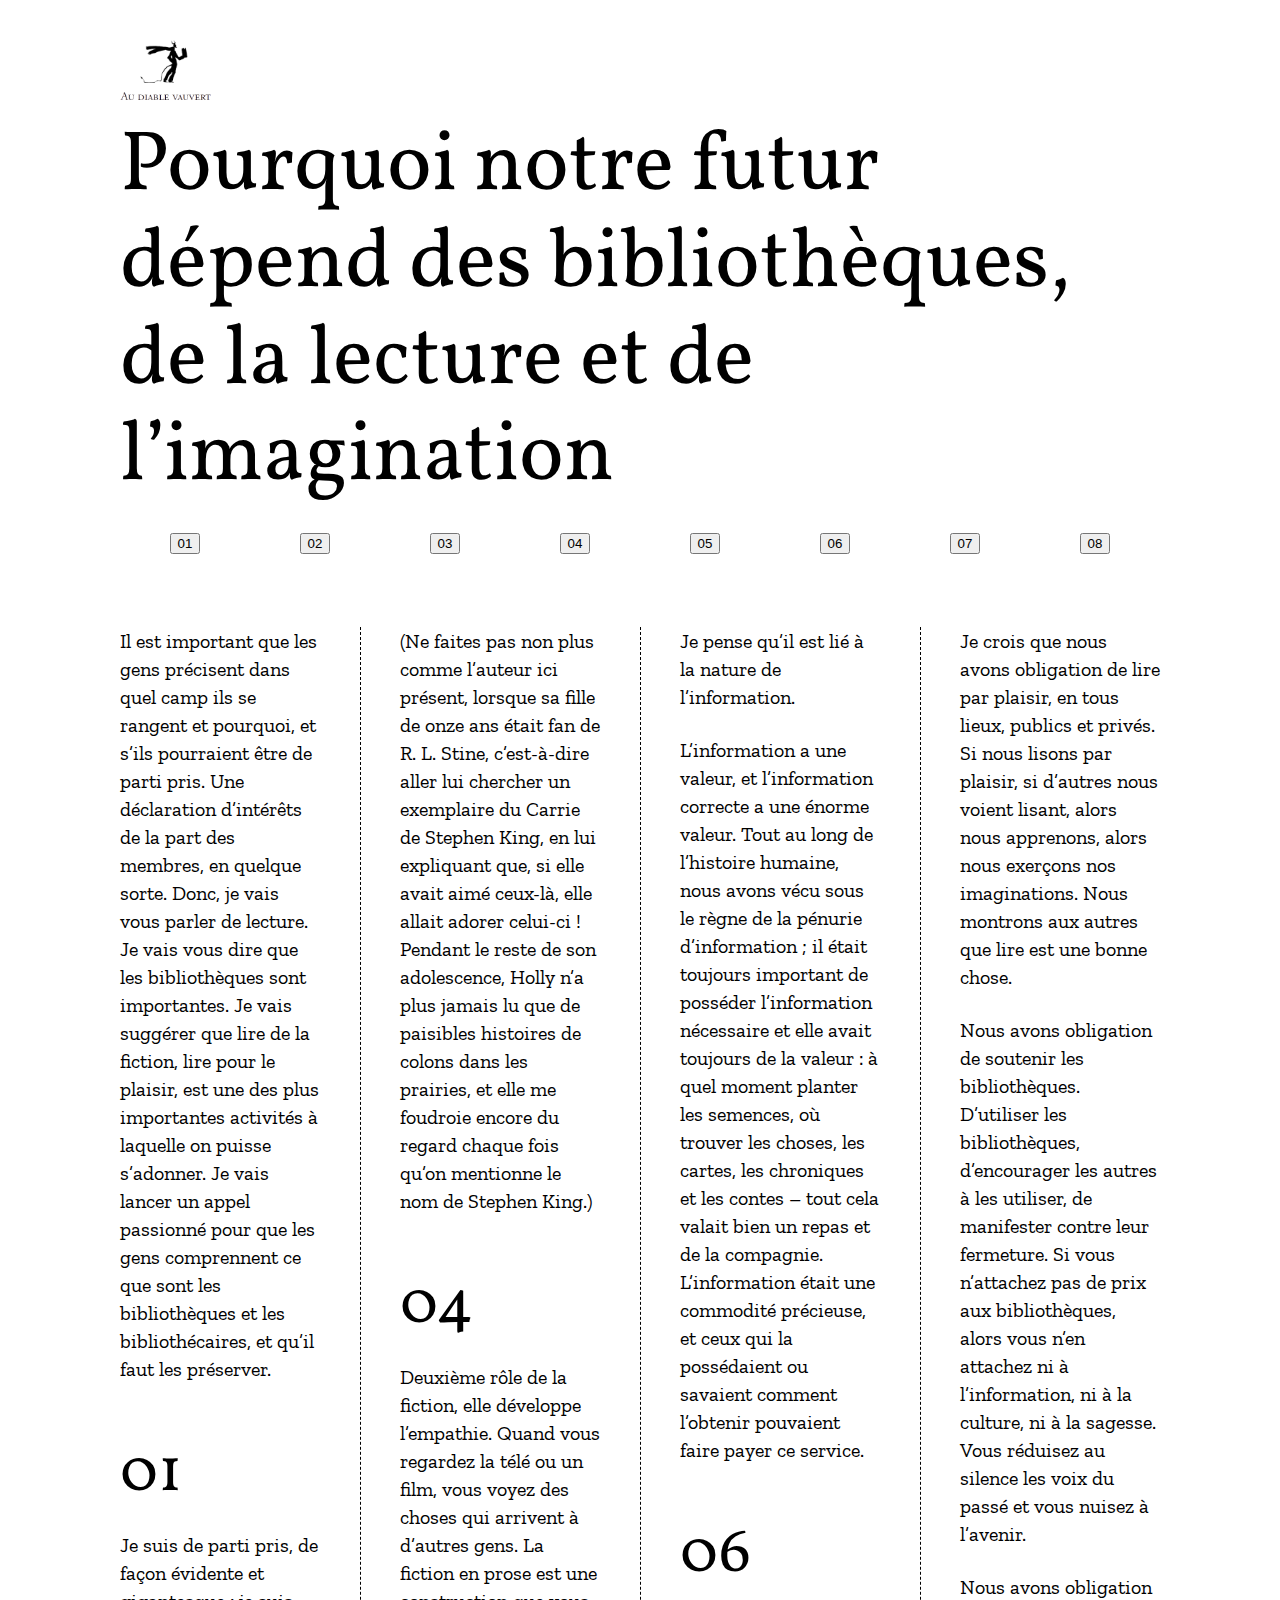
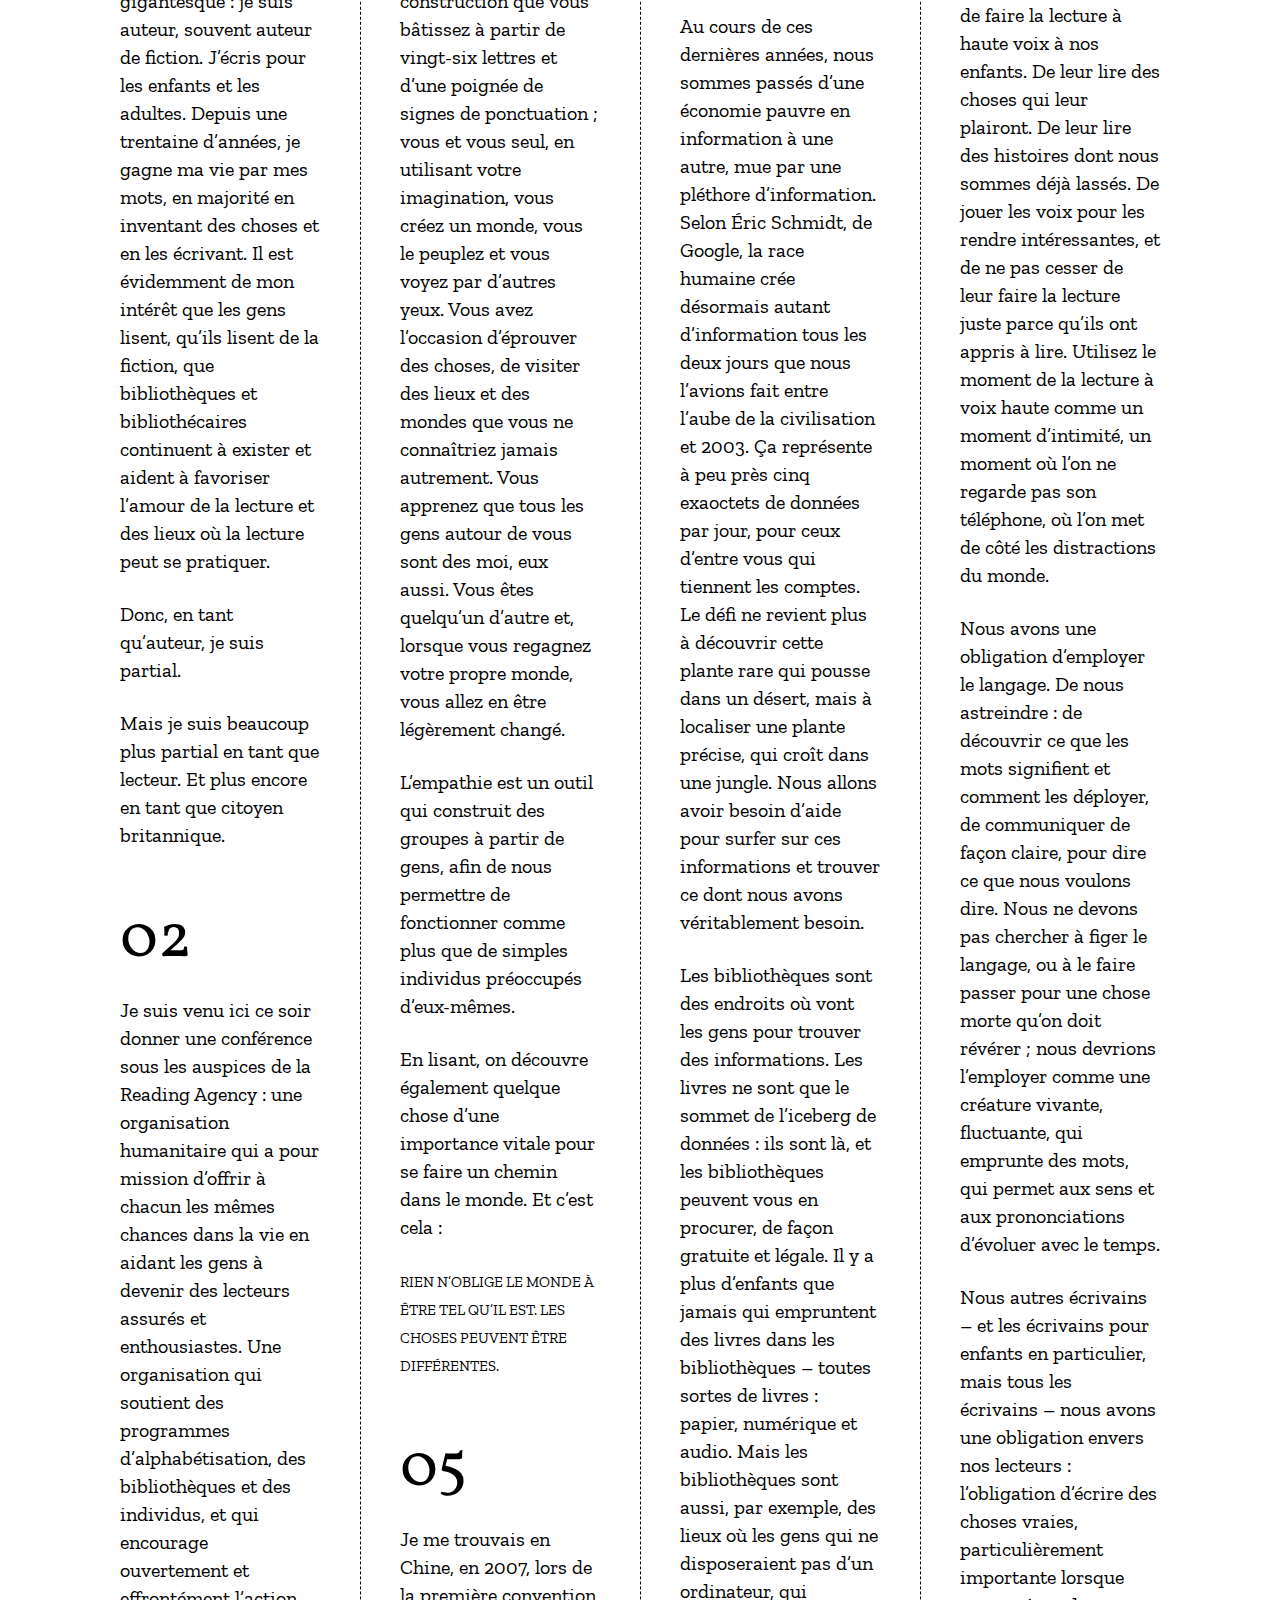
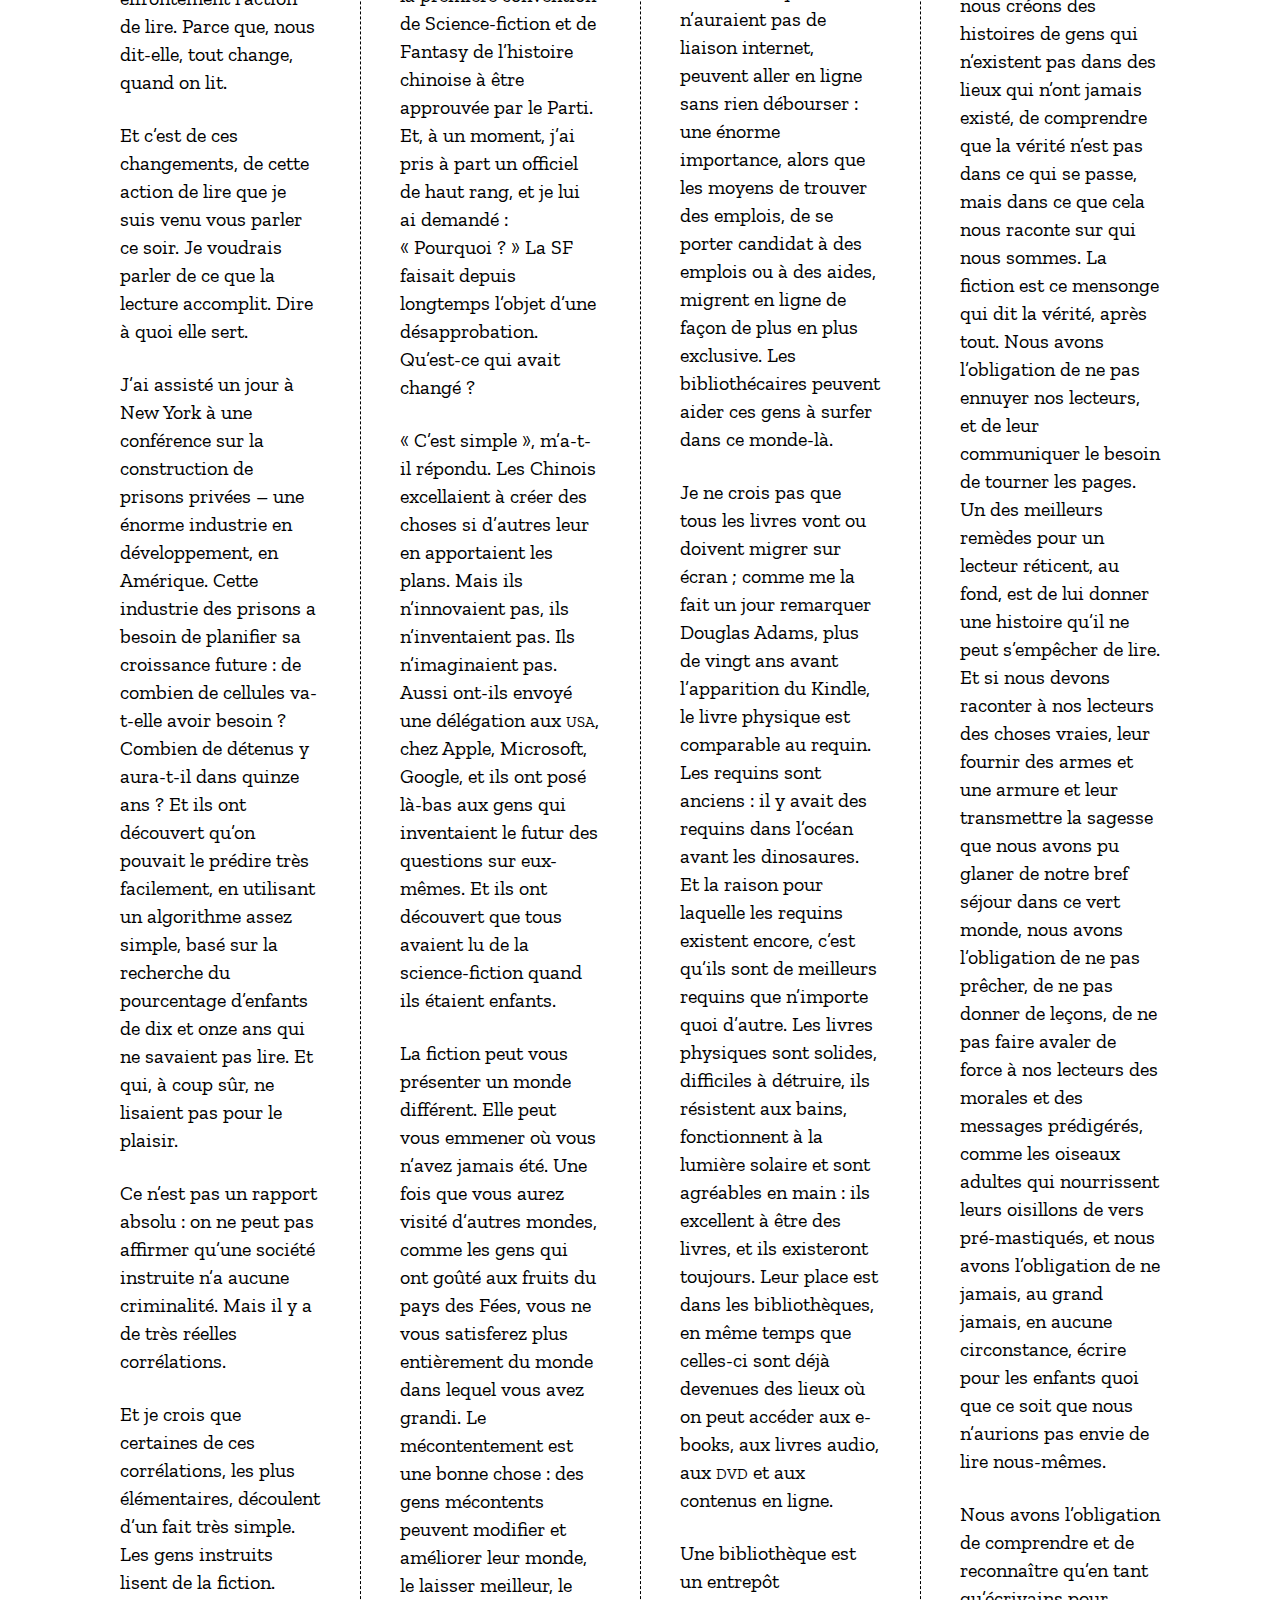
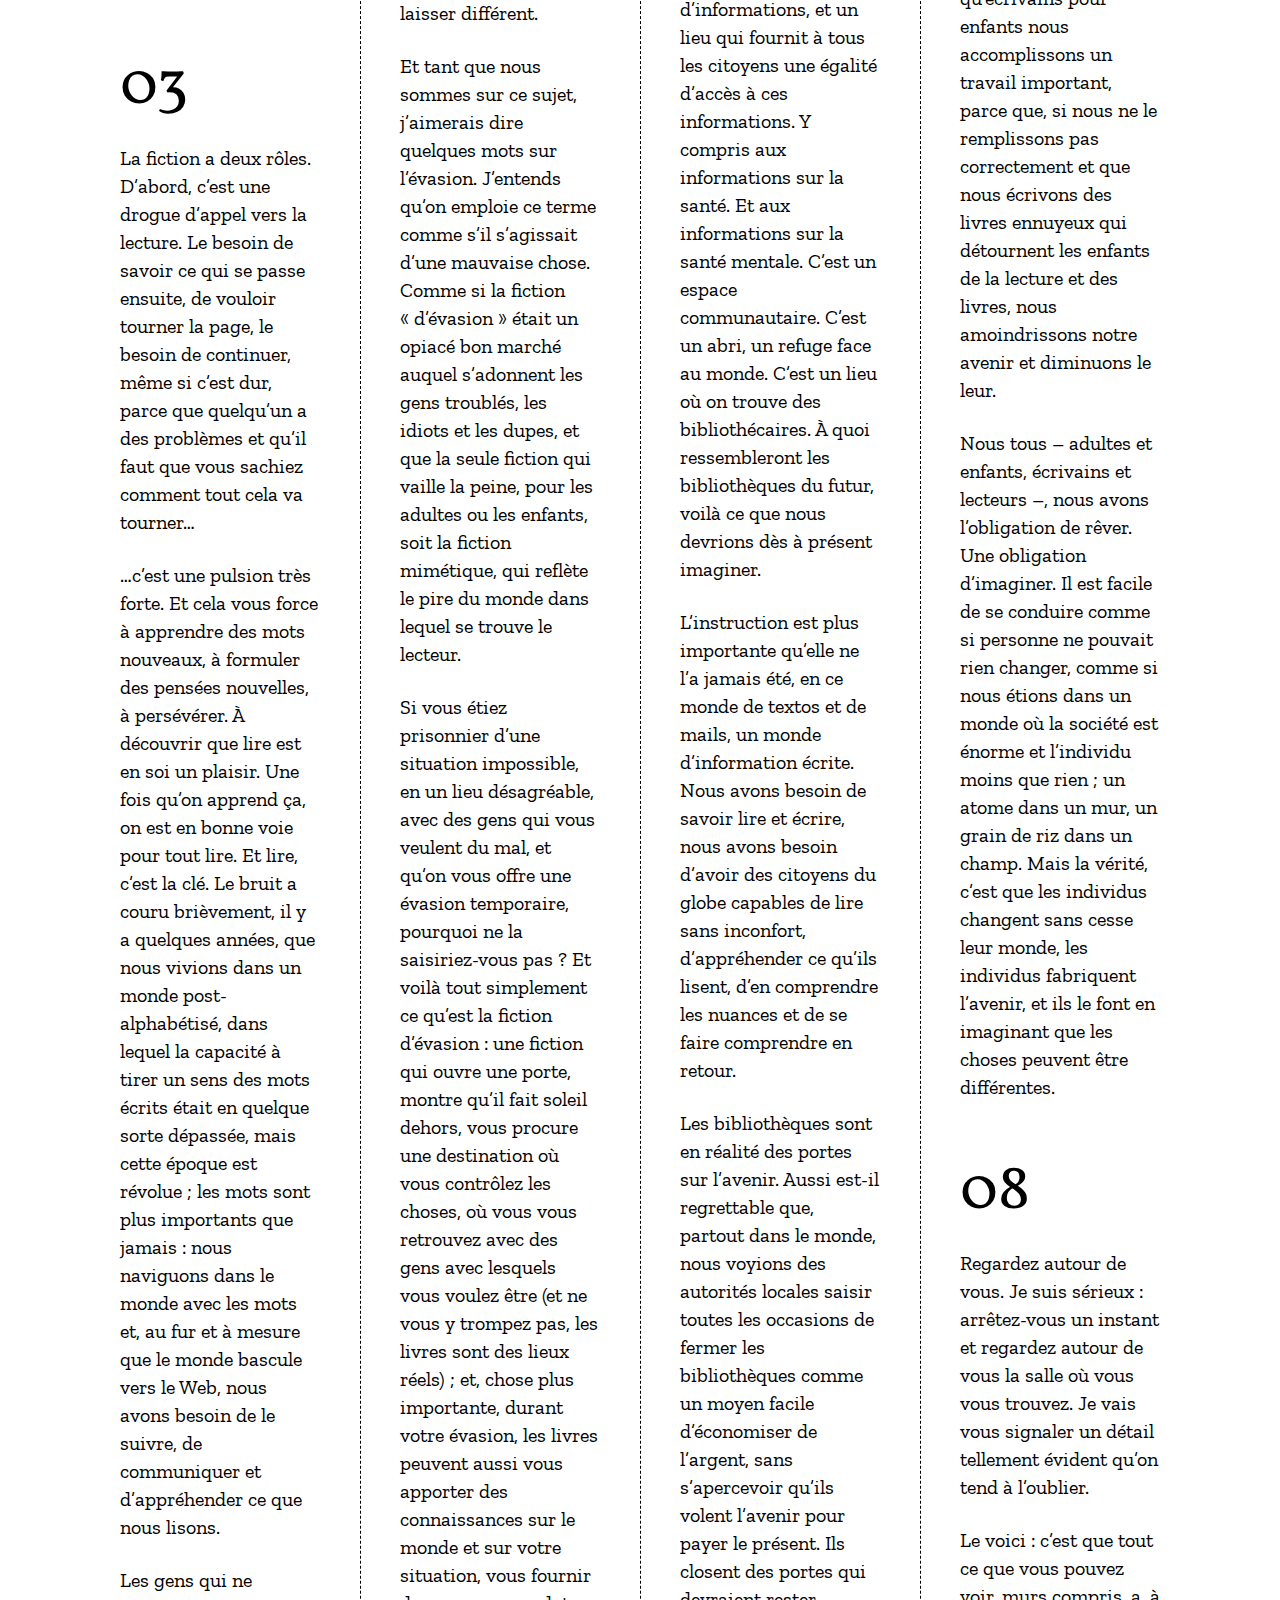
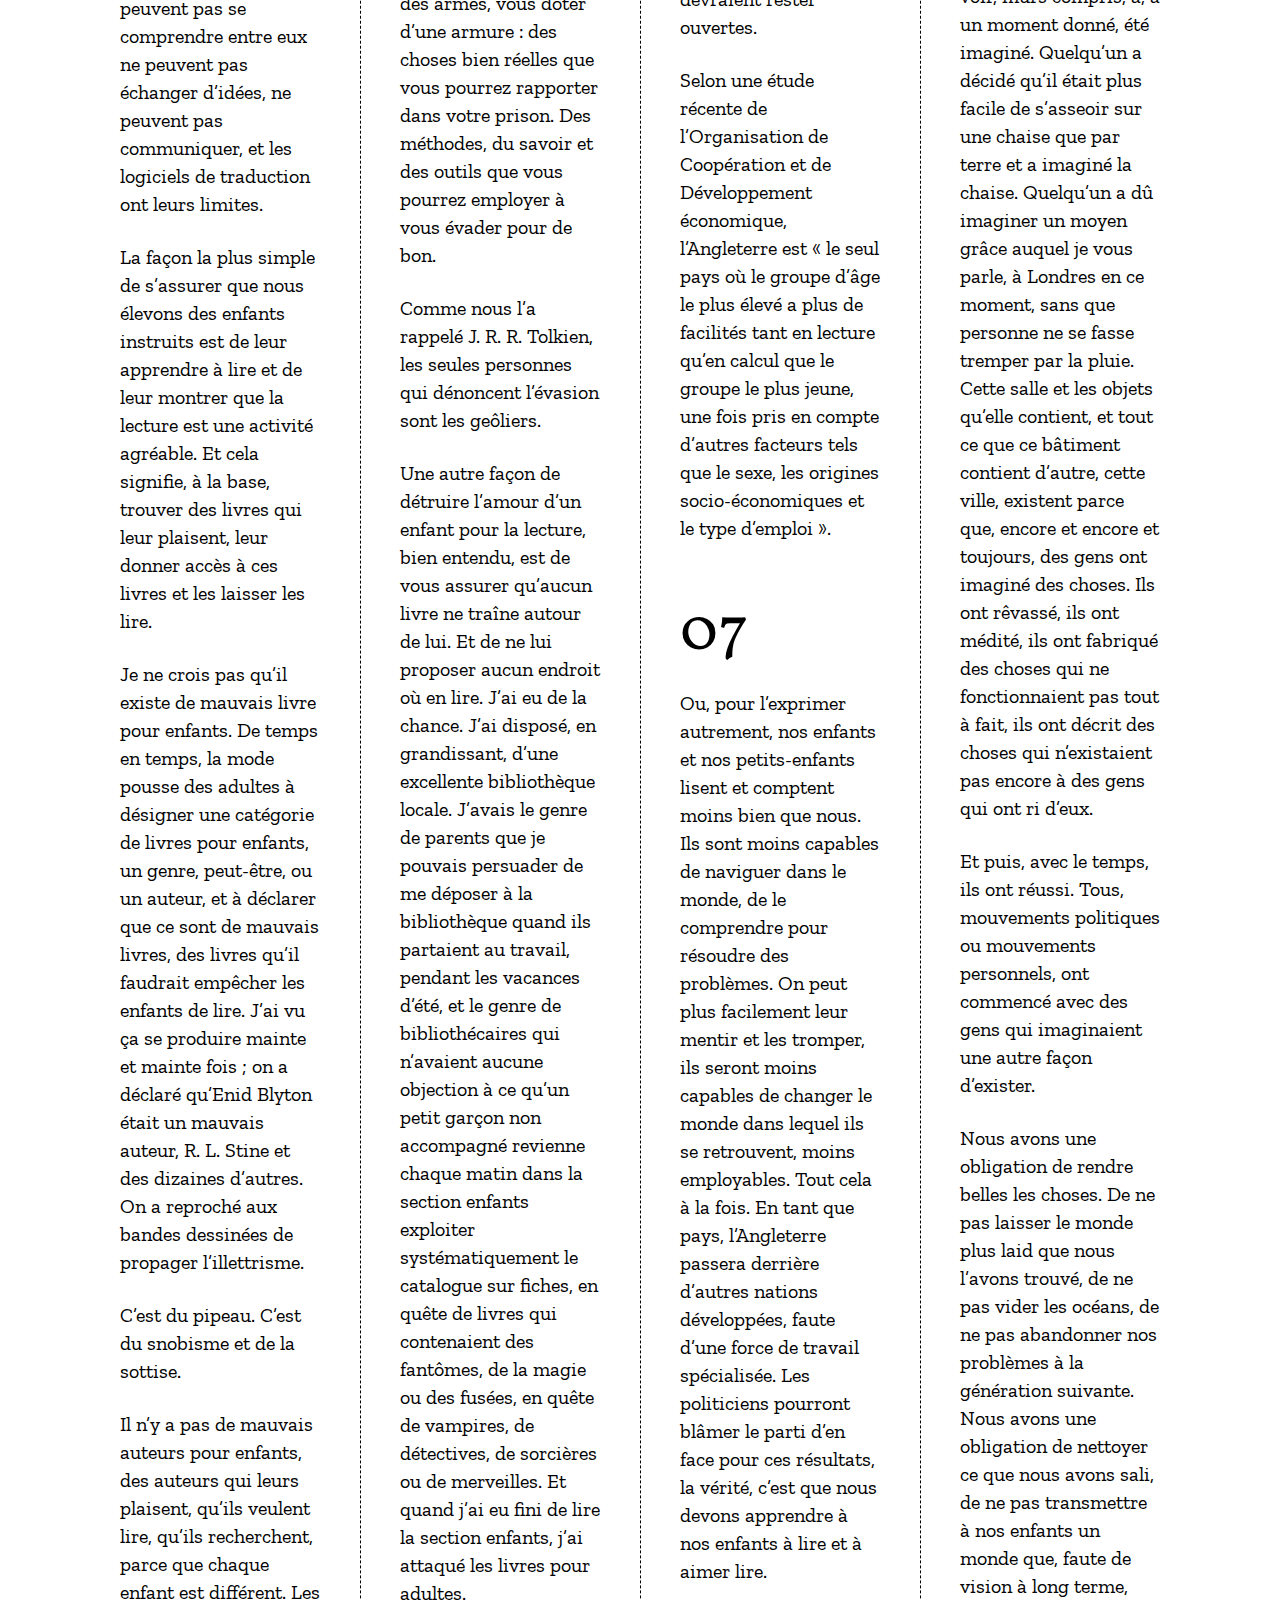
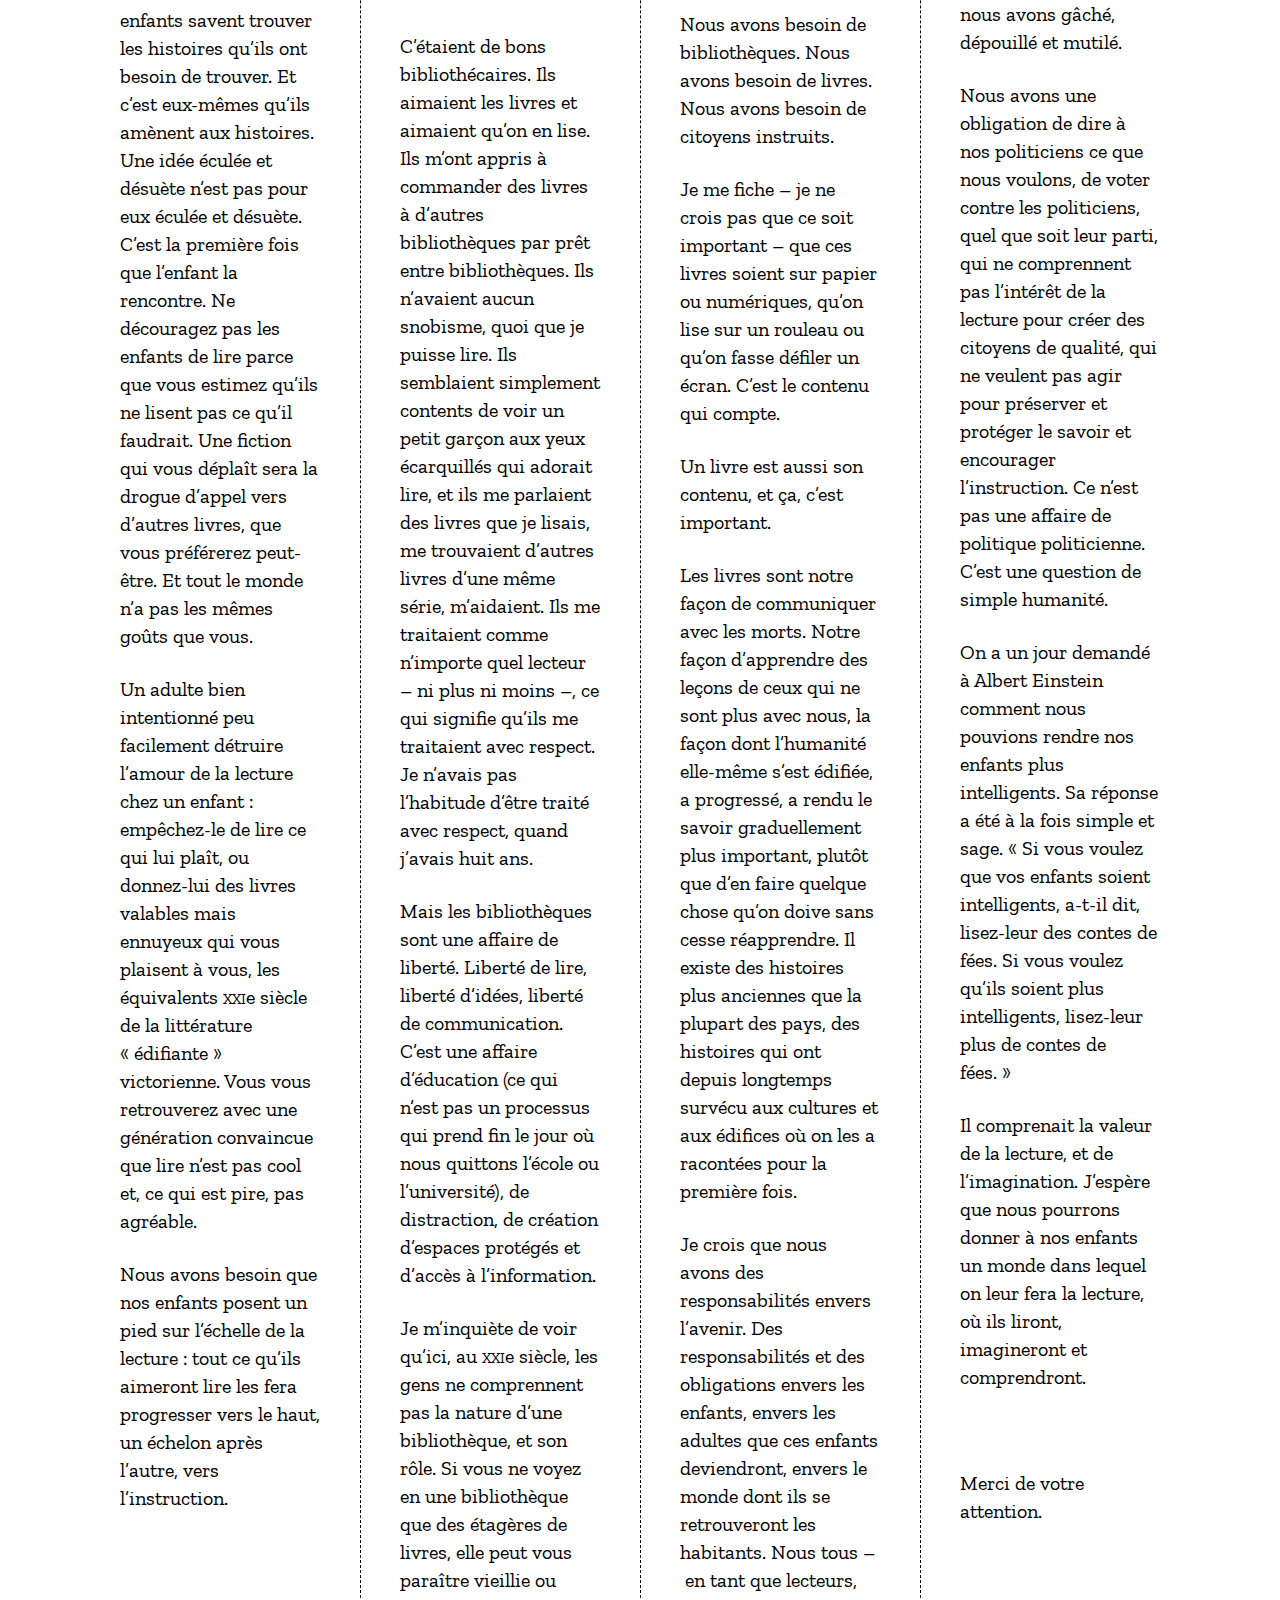
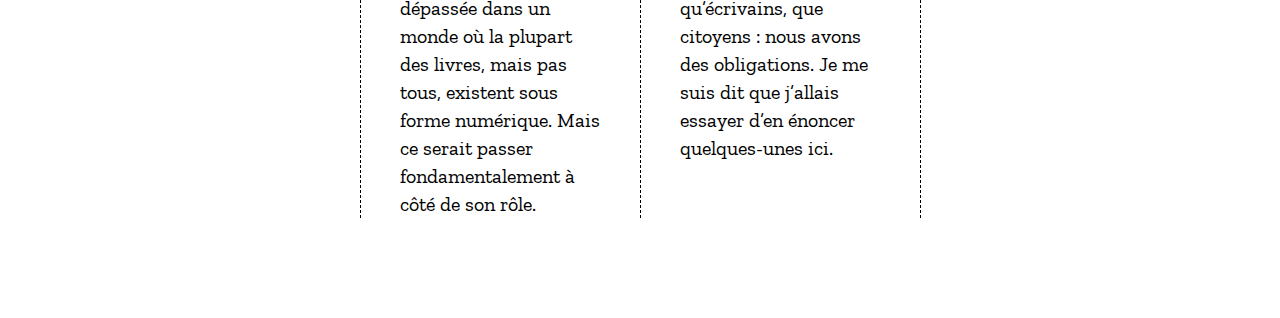
<file: index.html>
<!DOCTYPE html>
<html lang="en" dir="ltr">
  <head>

    <meta charset="utf-8">

    <meta name="viewport" content="width=device-width, initial-scale=1.0">
    <meta http-equiv="X-UA-Compatible" content="ie=edge">

    <title>Neil Gaiman</title>


    <script src="js/jquery.min.js"></script>

    <style type="text/css">
        .right-bar {
            position: fixed;
            display: none;
            bottom: 100px;
            right: 0;
            text-align: center;
        }

        .right-bar a {
            text-align: center;
            text-decoration: none;
            color: #757575;
            display: block;
            width: 64px;
        }

        .right-bar .bar-img {
            position: relative;
            width: 30px;
            height: 30px;
            padding-top: 20px;
            margin: 0 0 0 17px;
        }

        .right-bar .bar-s .bar-img img {
            width: 20px;
            height: 20px;
        }

        .right-bar .bar-img .hover-img {
            display: none;
        }

        .right-bar a:hover .hover-img {
            display: block;
        }

        .right-bar a:hover .original-img {
            display: none;
        }

        .content {
            margin: 10px 100px;
            text-indent: 2em;
            text-align: justify;
            line-height: 1.6em;
        }
    </style>

    <link rel="stylesheet" href="css/reset.css">
    <link rel="stylesheet" href="css/typo.css">
    <link rel="stylesheet" href="css/master.css">

<img src="image/01-logo.png" alt="img01">

  </head>
  <body>

    <p class="content">

    <h1 id="chap01" title="Pourquoi notre futur dépend des bibliothèques, de la lecture et de l’imagination？"></h1>

    <h1>Pourquoi notre futur dépend des bibliothèques, de la lecture et de l’imagination</h1>

    <div class="page-1">

    <ul class="nav-block">
    <li><a href="etape01.html"
           title="part1"><button>01</button></a></li>
    <li><a href="etape02.html"
           title="part2"><button>02</button></a></li>
    <li><a href="etape03.html"
           title="part3"><button>03</button></a></li>
    <li><a href="etape04.html"
           title="part4"><button>04</button></a></li>
    <li><a href="etape05.html"
           itle="part5"><button>05</button></a></li>
    <li><a href="etape06.html"
           title="part6"><button>06</button></a></li>
    <li><a href="etape07.html"
           title="part7"><button>07</button></a></li>
    <li><a href="etape08.html"
           title="part8"><button>08</button></a></li>
    </ul>

    </div>

      <div class="col-wrapper">

    <p>Il est important que les gens précisent dans quel camp ils se rangent et pourquoi, et s’ils pourraient être de parti pris. Une déclaration d’intérêts de la part des membres, en quelque sorte. Donc, je vais vous parler de lecture. Je vais vous dire que les bibliothèques sont importantes. Je vais suggérer que lire de la fiction, lire pour le plaisir, est une des plus importantes activités à laquelle on puisse s’adonner. Je vais lancer un appel passionné pour que les gens comprennent ce que sont les bibliothèques et les bibliothécaires, et qu’il faut les préserver.</p>

    <h2>01</h2>

    <p>Je suis de parti pris, de façon évidente et gigantesque&nbsp;: je suis auteur, souvent auteur de fiction. J’écris pour les enfants et les adultes. Depuis une trentaine d’années, je gagne ma vie par mes mots, en majorité en inventant des choses et en les écrivant. Il est évidemment de mon intérêt que les gens lisent, qu’ils lisent de la fiction, que bibliothèques et bibliothécaires continuent à exister et aident à favoriser l’amour de la lecture et des lieux où la lecture peut se pratiquer.</p>

    <p>Donc, en tant qu’auteur, je suis partial.</p>

    <p>Mais je suis beaucoup plus partial en tant que lecteur. Et plus encore en tant que citoyen britannique.</p>

    <h2>02</h2>

    <p>Je suis venu ici ce soir donner une conférence sous les auspices de la Reading Agency&nbsp;: une organisation humanitaire qui a pour mission d’offrir à chacun les mêmes chances dans la vie en aidant les gens à devenir des lecteurs assurés et enthousiastes. Une organisation qui soutient des programmes d’alphabétisation, des bibliothèques et des individus, et qui encourage ouvertement et effrontément l’action de lire. Parce que, nous dit-elle, tout change, quand on lit.</p>

    <p>Et c’est de ces changements, de cette action de lire que je suis venu vous parler ce soir. Je voudrais parler de ce que la lecture accomplit. Dire à quoi elle sert.</p>

    <p>J’ai assisté un jour à New York à une conférence sur la construction de prisons privées –&nbsp;une énorme industrie en développement, en Amérique. Cette industrie des prisons a besoin de planifier sa croissance future&nbsp;: de combien de cellules va-t-elle avoir besoin&nbsp;? Combien de détenus y aura-t-il dans quinze ans&nbsp;? Et ils ont découvert qu’on pouvait le prédire très facilement, en utilisant un algorithme assez simple, basé sur la recherche du pourcentage d’enfants de dix et onze ans qui ne savaient pas lire. Et qui, à coup sûr, ne lisaient pas pour le plaisir.</p>

    <p>Ce n’est pas un rapport absolu&nbsp;: on ne peut pas affirmer qu’une société instruite n’a aucune criminalité. Mais il y a de très réelles corrélations.</p>

    <p>Et je crois que certaines de ces corrélations, les plus élémentaires, découlent d’un fait très simple. Les gens instruits lisent de la fiction.</p>

    <h2>03</h2>

    <p>La fiction a deux rôles. D’abord, c’est une drogue d’appel vers la lecture. Le besoin de savoir ce qui se passe ensuite, de vouloir tourner la page, le besoin de continuer, même si c’est dur, parce que quelqu’un a des problèmes et qu’il faut que vous sachiez comment tout cela va tourner…</p>

    <p>…c’est une pulsion très forte. Et cela vous force à apprendre des mots nouveaux, à formuler des pensées nouvelles, à persévérer. À découvrir que lire est en soi un plaisir. Une fois qu’on apprend ça, on est en bonne voie pour tout lire. Et lire, c’est la clé. Le bruit a couru brièvement, il y a quelques années, que nous vivions dans un monde post-alphabétisé, dans lequel la capacité à tirer un sens des mots écrits était en quelque sorte dépassée, mais cette époque est révolue&nbsp;; les mots sont plus importants que jamais&nbsp;: nous naviguons dans le monde avec les mots et, au fur et à mesure que le monde bascule vers le Web, nous avons besoin de le suivre, de communiquer et d’appréhender ce que nous lisons.</p>

    <p>Les gens qui ne peuvent pas se comprendre entre eux ne peuvent pas échanger d’idées, ne peuvent pas communiquer, et les logiciels de traduction ont leurs limites.</p>

    <p>La façon la plus simple de s’assurer que nous élevons des enfants instruits est de leur apprendre à lire et de leur montrer que la lecture est une activité agréable. Et cela signifie, à la base, trouver des livres qui leur plaisent, leur donner accès à ces livres et les laisser les lire.</p>

    <p>Je ne crois pas qu’il existe de mauvais livre pour enfants. De temps en temps, la mode pousse des adultes à désigner une catégorie de livres pour enfants, un genre, peut-être, ou un auteur, et à déclarer que ce sont de mauvais livres, des livres qu’il faudrait empêcher les enfants de lire. J’ai vu ça se produire mainte et mainte fois&nbsp;; on a déclaré qu’Enid Blyton était un mauvais auteur, R. L. Stine et des dizaines d’autres. On a reproché aux bandes dessinées de propager l’illettrisme.</p>

    <p>C’est du pipeau. C’est du snobisme et de la sottise.</p>

    <p>Il n’y a pas de mauvais auteurs pour enfants, des auteurs qui leurs plaisent, qu’ils veulent lire, qu’ils recherchent, parce que chaque enfant est différent. Les enfants savent trouver les histoires qu’ils ont besoin de trouver. Et c’est eux-mêmes qu’ils amènent aux histoires. Une idée éculée et désuète n’est pas pour eux éculée et désuète. C’est la première fois que l’enfant la rencontre. Ne découragez pas les enfants de lire parce que vous estimez qu’ils ne lisent pas ce qu’il faudrait. Une fiction qui vous déplaît sera la drogue d’appel vers d’autres livres, que vous préférerez peut-être. Et tout le monde n’a pas les mêmes goûts que vous.</p>

    <p>Un adulte bien intentionné peu facilement détruire l’amour de la lecture chez un enfant&nbsp;: empêchez-le de lire ce qui lui plaît, ou donnez-lui des livres valables mais ennuyeux qui vous plaisent à vous, les équivalents <small>XXI</small><sup>e</sup> siècle de la littérature «&nbsp;édifiante&nbsp;» victorienne. Vous vous retrouverez avec une génération convaincue que lire n’est pas cool et, ce qui est pire, pas agréable.</p>

    <p>Nous avons besoin que nos enfants posent un pied sur l’échelle de la lecture&nbsp;: tout ce qu’ils aimeront lire les fera progresser vers le haut, un échelon après l’autre, vers l’instruction.</p>

    <p>(Ne faites pas non plus comme l’auteur ici présent, lorsque sa fille de onze ans était fan de R. L. Stine, c’est-à-dire aller lui chercher un exemplaire du <em>Carrie</em> de Stephen King, en lui expliquant que, si elle avait aimé ceux-là, elle allait adorer celui-ci&nbsp;! Pendant le reste de son adolescence, Holly n’a plus jamais lu que de paisibles histoires de colons dans les prairies, et elle me foudroie encore du regard chaque fois qu’on mentionne le nom de Stephen King.)</p>

    <h2>04</h2>

    <p>Deuxième rôle de la fiction, elle développe l’empathie. Quand vous regardez la télé ou un film, vous voyez des choses qui arrivent à d’autres gens. La fiction en prose est une construction que vous bâtissez à partir de vingt-six lettres et d’une poignée de signes de ponctuation&nbsp;; vous et vous seul, en utilisant votre imagination, vous créez un monde, vous le peuplez et vous voyez par d’autres yeux. Vous avez l’occasion d’éprouver des choses, de visiter des lieux et des mondes que vous ne connaîtriez jamais autrement. Vous apprenez que tous les gens autour de vous sont des <em>moi,</em> eux aussi. Vous êtes quelqu’un d’autre et, lorsque vous regagnez votre propre monde, vous allez en être légèrement changé.</p>

    <p>L’empathie est un outil qui construit des groupes à partir de gens, afin de nous permettre de fonctionner comme plus que de simples individus préoccupés d’eux-mêmes.</p>

    <p>En lisant, on découvre également quelque chose d’une importance vitale pour se faire un chemin dans le monde. Et c’est cela&nbsp;:</p>

    <p><small>RIEN N’OBLIGE LE MONDE À ÊTRE TEL QU’IL EST. LES CHOSES PEUVENT ÊTRE DIFFÉRENTES.</small></p>

    <h2>05</h2>

    <p>Je me trouvais en Chine, en 2007, lors de la première convention de Science-fiction et de Fantasy de l’histoire chinoise à être approuvée par le Parti. Et, à un moment, j’ai pris à part un officiel de haut rang, et je lui ai demandé&nbsp;: «&nbsp;Pourquoi&nbsp;?&nbsp;» La SF faisait depuis longtemps l’objet d’une désapprobation. Qu’est-ce qui avait changé&nbsp;?</p>

    <p>«&nbsp;C’est simple&nbsp;», m’a-t-il répondu. Les Chinois excellaient à créer des choses si d’autres leur en apportaient les plans. Mais ils n’innovaient pas, ils n’inventaient pas. Ils n’imaginaient pas. Aussi ont-ils envoyé une délégation aux <small>USA</small>, chez Apple, Microsoft, Google, et ils ont posé là-bas aux gens qui inventaient le futur des questions sur eux-mêmes. Et ils ont découvert que tous avaient lu de la science-fiction quand ils étaient enfants.</p>

    <p>La fiction peut vous présenter un monde différent. Elle peut vous emmener où vous n’avez jamais été. Une fois que vous aurez visité d’autres mondes, comme les gens qui ont goûté aux fruits du pays des Fées, vous ne vous satisferez plus entièrement du monde dans lequel vous avez grandi. Le mécontentement est une bonne chose&nbsp;: des gens mécontents peuvent modifier et améliorer leur monde, le laisser meilleur, le laisser différent.</p>

    <p>Et tant que nous sommes sur ce sujet, j’aimerais dire quelques mots sur l’évasion. J’entends qu’on emploie ce terme comme s’il s’agissait d’une mauvaise chose. Comme si la fiction «&nbsp;d’évasion&nbsp;» était un opiacé bon marché auquel s’adonnent les gens troublés, les idiots et les dupes, et que la seule fiction qui vaille la peine, pour les adultes ou les enfants, soit la fiction mimétique, qui reflète le pire du monde dans lequel se trouve le lecteur.</p>

    <p>Si vous étiez prisonnier d’une situation impossible, en un lieu désagréable, avec des gens qui vous veulent du mal, et qu’on vous offre une évasion temporaire, pourquoi ne la saisiriez-vous pas&nbsp;? Et voilà tout simplement ce qu’est la fiction d’évasion&nbsp;: une fiction qui ouvre une porte, montre qu’il fait soleil dehors, vous procure une destination où vous contrôlez les choses, où vous vous retrouvez avec des gens avec lesquels vous voulez être (et ne vous y trompez pas, les livres sont des lieux réels)&nbsp;; et, chose plus importante, durant votre évasion, les livres peuvent aussi vous apporter des connaissances sur le monde et sur votre situation, vous fournir des armes, vous doter d’une armure&nbsp;: des choses bien réelles que vous pourrez rapporter dans votre prison. Des méthodes, du savoir et des outils que vous pourrez employer à vous évader pour de bon.</p>

    <p>Comme nous l’a rappelé J. R. R. Tolkien, les seules personnes qui dénoncent l’évasion sont les geôliers.</p>

    <p>Une autre façon de détruire l’amour d’un enfant pour la lecture, bien entendu, est de vous assurer qu’aucun livre ne traîne autour de lui. Et de ne lui proposer aucun endroit où en lire. J’ai eu de la chance. J’ai disposé, en grandissant, d’une excellente bibliothèque locale. J’avais le genre de parents que je pouvais persuader de me déposer à la bibliothèque quand ils partaient au travail, pendant les vacances d’été, et le genre de bibliothécaires qui n’avaient aucune objection à ce qu’un petit garçon non accompagné revienne chaque matin dans la section enfants exploiter systématiquement le catalogue sur fiches, en quête de livres qui contenaient des fantômes, de la magie ou des fusées, en quête de vampires, de détectives, de sorcières ou de merveilles. Et quand j’ai eu fini de lire la section enfants, j’ai attaqué les livres pour adultes.</p>

    <p>C’étaient de bons bibliothécaires. Ils aimaient les livres et aimaient qu’on en lise. Ils m’ont appris à commander des livres à d’autres bibliothèques par prêt entre bibliothèques. Ils n’avaient aucun snobisme, quoi que je puisse lire. Ils semblaient simplement contents de voir un petit garçon aux yeux écarquillés qui adorait lire, et ils me parlaient des livres que je lisais, me trouvaient d’autres livres d’une même série, m’aidaient. Ils me traitaient comme n’importe quel lecteur –&nbsp;ni plus ni moins&nbsp;–, ce qui signifie qu’ils me traitaient avec respect. Je n’avais pas l’habitude d’être traité avec respect, quand j’avais huit ans.</p>

    <p>Mais les bibliothèques sont une affaire de liberté. Liberté de lire, liberté d’idées, liberté de communication. C’est une affaire d’éducation (ce qui n’est pas un processus qui prend fin le jour où nous quittons l’école ou l’université), de distraction, de création d’espaces protégés et d’accès à l’information.</p>

    <p>Je m’inquiète de voir qu’ici, au <small>XXI</small><sup>e</sup> siècle, les gens ne comprennent pas la nature d’une bibliothèque, et son rôle. Si vous ne voyez en une bibliothèque que des étagères de livres, elle peut vous paraître vieillie ou dépassée dans un monde où la plupart des livres, mais pas tous, existent sous forme numérique. Mais ce serait passer fondamentalement à côté de son rôle.</p>

    <p>Je pense qu’il est lié à la nature de l’information.</p>

    <p>L’information a une valeur, et l’information correcte a une énorme valeur. Tout au long de l’histoire humaine, nous avons vécu sous le règne de la pénurie d’information&nbsp;; il était toujours important de posséder l’information nécessaire et elle avait toujours de la valeur&nbsp;: à quel moment planter les semences, où trouver les choses, les cartes, les chroniques et les contes –&nbsp;tout cela valait bien un repas et de la compagnie. L’information était une commodité précieuse, et ceux qui la possédaient ou savaient comment l’obtenir pouvaient faire payer ce service.</p>

    <h2>06</h2>

    <p>Au cours de ces dernières années, nous sommes passés d’une économie pauvre en information à une autre, mue par une pléthore d’information. Selon Éric Schmidt, de Google, la race humaine crée désormais autant d’information tous les deux jours que nous l’avions fait entre l’aube de la civilisation et 2003. Ça représente à peu près cinq exaoctets de données par jour, pour ceux d’entre vous qui tiennent les comptes. Le défi ne revient plus à découvrir cette plante rare qui pousse dans un désert, mais à localiser une plante précise, qui croît dans une jungle. Nous allons avoir besoin d’aide pour surfer sur ces informations et trouver ce dont nous avons véritablement besoin.</p>

    <p>Les bibliothèques sont des endroits où vont les gens pour trouver des informations. Les livres ne sont que le sommet de l’iceberg de données&nbsp;: ils sont là, et les bibliothèques peuvent vous en procurer, de façon gratuite et légale. Il y a plus d’enfants que jamais qui empruntent des livres dans les bibliothèques –&nbsp;toutes sortes de livres&nbsp;: papier, numérique et audio. Mais les bibliothèques sont aussi, par exemple, des lieux où les gens qui ne disposeraient pas d’un ordinateur, qui n’auraient pas de liaison internet, peuvent aller en ligne sans rien débourser&nbsp;: une énorme importance, alors que les moyens de trouver des emplois, de se porter candidat à des emplois ou à des aides, migrent en ligne de façon de plus en plus exclusive. Les bibliothécaires peuvent aider ces gens à surfer dans ce monde-là.</p>

    <p>Je ne crois pas que tous les livres vont ou doivent migrer sur écran&nbsp;; comme me la fait un jour remarquer Douglas Adams, plus de vingt ans avant l’apparition du Kindle, le livre physique est comparable au requin. Les requins sont anciens&nbsp;: il y avait des requins dans l’océan avant les dinosaures. Et la raison pour laquelle les requins existent encore, c’est qu’ils sont de meilleurs requins que n’importe quoi d’autre. Les livres physiques sont solides, difficiles à détruire, ils résistent aux bains, fonctionnent à la lumière solaire et sont agréables en main&nbsp;: ils excellent à être des livres, et ils existeront toujours. Leur place est dans les bibliothèques, en même temps que celles-ci sont déjà devenues des lieux où on peut accéder aux e-books, aux livres audio, aux <small>DVD</small> et aux contenus en ligne.</p>

    <p>Une bibliothèque est un entrepôt d’informations, et un lieu qui fournit à tous les citoyens une égalité d’accès à ces informations. Y compris aux informations sur la santé. Et aux informations sur la santé mentale. C’est un espace communautaire. C’est un abri, un refuge face au monde. C’est un lieu où on trouve des bibliothécaires. À quoi ressembleront les bibliothèques du futur, voilà ce que nous devrions dès à présent imaginer.</p>

    <p>L’instruction est plus importante qu’elle ne l’a jamais été, en ce monde de textos et de mails, un monde d’information écrite. Nous avons besoin de savoir lire et écrire, nous avons besoin d’avoir des citoyens du globe capables de lire sans inconfort, d’appréhender ce qu’ils lisent, d’en comprendre les nuances et de se faire comprendre en retour.</p>

    <p>Les bibliothèques sont en réalité des portes sur l’avenir. Aussi est-il regrettable que, partout dans le monde, nous voyions des autorités locales saisir toutes les occasions de fermer les bibliothèques comme un moyen facile d’économiser de l’argent, sans s’apercevoir qu’ils volent l’avenir pour payer le présent. Ils closent des portes qui devraient rester ouvertes.</p>

    <p>Selon une étude récente de l’Organisation de Coopération et de Développement économique, l’Angleterre est «&nbsp;le seul pays où le groupe d’âge le plus élevé a plus de facilités tant en lecture qu’en calcul que le groupe le plus jeune, une fois pris en compte d’autres facteurs tels que le sexe, les origines socio-économiques et le type d’emploi&nbsp;».</p>

    <h2>07</h2>

    <p>Ou, pour l’exprimer autrement, nos enfants et nos petits-enfants lisent et comptent moins bien que nous. Ils sont moins capables de naviguer dans le monde, de le comprendre pour résoudre des problèmes. On peut plus facilement leur mentir et les tromper, ils seront moins capables de changer le monde dans lequel ils se retrouvent, moins employables. Tout cela à la fois. En tant que pays, l’Angleterre passera derrière d’autres nations développées, faute d’une force de travail spécialisée. Les politiciens pourront blâmer le parti d’en face pour ces résultats, la vérité, c’est que nous devons apprendre à nos enfants à lire et à aimer lire.</p>

    <p>Nous avons besoin de bibliothèques. Nous avons besoin de livres. Nous avons besoin de citoyens instruits.</p>

    <p>Je me fiche –&nbsp;je ne crois pas que ce soit important&nbsp;– que ces livres soient sur papier ou numériques, qu’on lise sur un rouleau ou qu’on fasse défiler un écran. C’est le contenu qui compte.</p>

    <p>Un livre est aussi son contenu, et ça, c’est important.</p>

    <p>Les livres sont notre façon de communiquer avec les morts. Notre façon d’apprendre des leçons de ceux qui ne sont plus avec nous, la façon dont l’humanité elle-même s’est édifiée, a progressé, a rendu le savoir graduellement plus important, plutôt que d’en faire quelque chose qu’on doive sans cesse réapprendre. Il existe des histoires plus anciennes que la plupart des pays, des histoires qui ont depuis longtemps survécu aux cultures et aux édifices où on les a racontées pour la première fois.</p>

    <p>Je crois que nous avons des responsabilités envers l’avenir. Des responsabilités et des obligations envers les enfants, envers les adultes que ces enfants deviendront, envers le monde dont ils se retrouveront les habitants. Nous tous –&nbsp;en tant que lecteurs, qu’écrivains, que citoyens&nbsp;: nous avons des obligations. Je me suis dit que j’allais essayer d’en énoncer quelques-unes ici.</p>

    <p>Je crois que nous avons obligation de lire par plaisir, en tous lieux, publics et privés. Si nous lisons par plaisir, si d’autres nous voient lisant, alors nous apprenons, alors nous exerçons nos imaginations. Nous montrons aux autres que lire est une bonne chose.</p>

    <p>Nous avons obligation de soutenir les bibliothèques. D’utiliser les bibliothèques, d’encourager les autres à les utiliser, de manifester contre leur fermeture. Si vous n’attachez pas de prix aux bibliothèques, alors vous n’en attachez ni à l’information, ni à la culture, ni à la sagesse. Vous réduisez au silence les voix du passé et vous nuisez à l’avenir.</p>

    <p>Nous avons obligation de faire la lecture à haute voix à nos enfants. De leur lire des choses qui leur plairont. De leur lire des histoires dont nous sommes déjà lassés. De jouer les voix pour les rendre intéressantes, et de ne pas cesser de leur faire la lecture juste parce qu’ils ont appris à lire. Utilisez le moment de la lecture à voix haute comme un moment d’intimité, un moment où l’on ne regarde pas son téléphone, où l’on met de côté les distractions du monde.</p>

    <p>Nous avons une obligation d’employer le langage. De nous astreindre&nbsp;: de découvrir ce que les mots signifient et comment les déployer, de communiquer de façon claire, pour dire ce que nous voulons dire. Nous ne devons pas chercher à figer le langage, ou à le faire passer pour une chose morte qu’on doit révérer&nbsp;; nous devrions l’employer comme une créature vivante, fluctuante, qui emprunte des mots, qui permet aux sens et aux prononciations d’évoluer avec le temps.</p>

    <p>Nous autres écrivains –&nbsp;et les écrivains pour enfants en particulier, mais tous les écrivains&nbsp;– nous avons une obligation envers nos lecteurs&nbsp;: l’obligation d’écrire des choses vraies, particulièrement importante lorsque nous créons des histoires de gens qui n’existent pas dans des lieux qui n’ont jamais existé, de comprendre que la vérité n’est pas dans ce qui se passe, mais dans ce que cela nous raconte sur qui nous sommes. La fiction est ce mensonge qui dit la vérité, après tout. Nous avons l’obligation de ne pas ennuyer nos lecteurs, et de leur communiquer le besoin de tourner les pages. Un des meilleurs remèdes pour un lecteur réticent, au fond, est de lui donner une histoire qu’il ne peut s’empêcher de lire. Et si nous devons raconter à nos lecteurs des choses vraies, leur fournir des armes et une armure et leur transmettre la sagesse que nous avons pu glaner de notre bref séjour dans ce vert monde, nous avons l’obligation de ne pas prêcher, de ne pas donner de leçons, de ne pas faire avaler de force à nos lecteurs des morales et des messages prédigérés, comme les oiseaux adultes qui nourrissent leurs oisillons de vers pré-mastiqués, et nous avons l’obligation de ne jamais, au grand jamais, en aucune circonstance, écrire pour les enfants quoi que ce soit que nous n’aurions pas envie de lire nous-mêmes.</p>

    <p>Nous avons l’obligation de comprendre et de reconnaître qu’en tant qu’écrivains pour enfants nous accomplissons un travail important, parce que, si nous ne le remplissons pas correctement et que nous écrivons des livres ennuyeux qui détournent les enfants de la lecture et des livres, nous amoindrissons notre avenir et diminuons le leur.</p>

    <p>Nous tous –&nbsp;adultes et enfants, écrivains et lecteurs&nbsp;–, nous avons l’obligation de rêver. Une obligation d’imaginer. Il est facile de se conduire comme si personne ne pouvait rien changer, comme si nous étions dans un monde où la société est énorme et l’individu moins que rien&nbsp;; un atome dans un mur, un grain de riz dans un champ. Mais la vérité, c’est que les individus changent sans cesse leur monde, les individus fabriquent l’avenir, et ils le font en imaginant que les choses peuvent être différentes.</p>

    <h2>08</h2>

    <p>Regardez autour de vous. Je suis sérieux&nbsp;: arrêtez-vous un instant et regardez autour de vous la salle où vous vous trouvez. Je vais vous signaler un détail tellement évident qu’on tend à l’oublier.</p>

    <p>Le voici&nbsp;: c’est que tout ce que vous pouvez voir, murs compris, a, à un moment donné, été imaginé. Quelqu’un a décidé qu’il était plus facile de s’asseoir sur une chaise que par terre et a imaginé la chaise. Quelqu’un a dû imaginer un moyen grâce auquel je vous parle, à Londres en ce moment, sans que personne ne se fasse tremper par la pluie. Cette salle et les objets qu’elle contient, et tout ce que ce bâtiment contient d’autre, cette ville, existent parce que, encore et encore et toujours, des gens ont imaginé des choses. Ils ont rêvassé, ils ont médité, ils ont fabriqué des choses qui ne fonctionnaient pas tout à fait, ils ont décrit des choses qui n’existaient pas encore à des gens qui ont ri d’eux.</p>

    <p>Et puis, avec le temps, ils ont réussi. Tous, mouvements politiques ou mouvements personnels, ont commencé avec des gens qui imaginaient une autre façon d’exister.</p>

    <p>Nous avons une obligation de rendre belles les choses. De ne pas laisser le monde plus laid que nous l’avons trouvé, de ne pas vider les océans, de ne pas abandonner nos problèmes à la génération suivante. Nous avons une obligation de nettoyer ce que nous avons sali, de ne pas transmettre à nos enfants un monde que, faute de vision à long terme, nous avons gâché, dépouillé et mutilé.</p>

    <p>Nous avons une obligation de dire à nos politiciens ce que nous voulons, de voter contre les politiciens, quel que soit leur parti, qui ne comprennent pas l’intérêt de la lecture pour créer des citoyens de qualité, qui ne veulent pas agir pour préserver et protéger le savoir et encourager l’instruction. Ce n’est pas une affaire de politique politicienne. C’est une question de simple humanité.</p>

    <p>On a un jour demandé à Albert Einstein comment nous pouvions rendre nos enfants plus intelligents. Sa réponse a été à la fois simple et sage. «&nbsp;Si vous voulez que vos enfants soient intelligents, a-t-il dit, lisez-leur des contes de fées. Si vous voulez qu’ils soient plus intelligents, lisez-leur plus de contes de fées.&nbsp;»</p>

    <p>Il comprenait la valeur de la lecture, et de l’imagination. J’espère que nous pourrons donner à nos enfants un monde dans lequel on leur fera la lecture, où ils liront, imagineront et comprendront.</p>

    <p>&nbsp;</p>

    <p class="right">Merci de votre attention.</p>

</p>
<div class="right-bar" id="go-to-top">
        <a href="#top">
            <div class="bar-img">
                <img class="original-img" src="image/flash.png">
                <img class="hover-img" src="image/top.png">
            </div>
        </a>
    </div>


  </div>

  </body>
  <script>
    $(function () {
        //当滚动到距顶部100像素以下时，出现箭头图标，否则消失
        $(function () {
            $(window).scroll(function () {
                if ($(window).scrollTop() > 100) {
                    $("#go-to-top").fadeIn(1000);
                }
                else {
                    $("#go-to-top").fadeOut(1000);
                }
            });

            //点击图标回到页面顶部
            $("#go-to-top").click(function () {
                if ($('html').scrollTop()) {
                    $('html').animate({ scrollTop: 0 }, 1000);
                    return false;
                }
                $('body').animate({ scrollTop: 0 }, 1000);
                return false;
            });
        });
    });
</script>


</html>
</file>
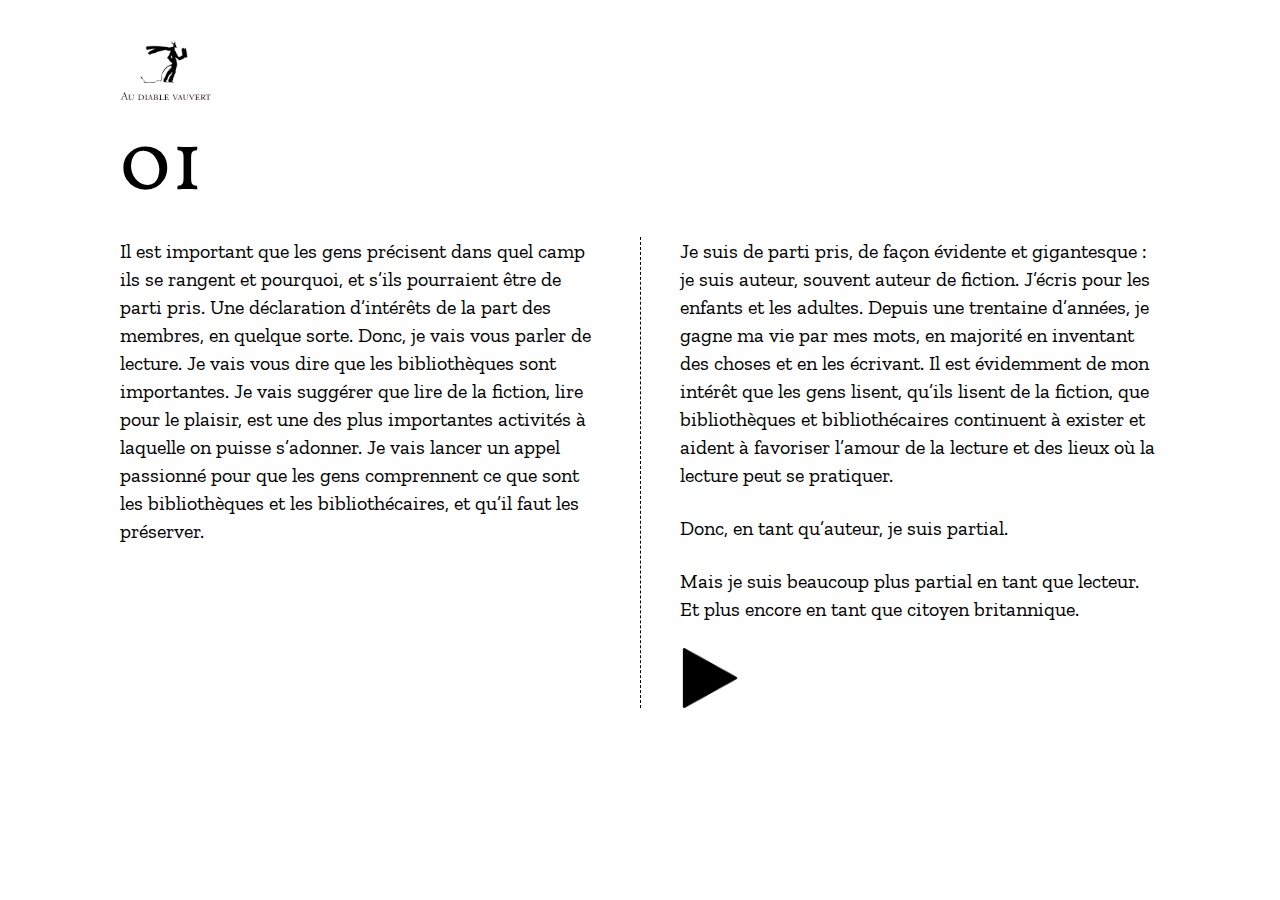
<file: etape01.html>
<!DOCTYPE html>
<html lang="en" dir="ltr">
<link rel="stylesheet" href="css/reset.css">
<link rel="stylesheet" href="css/typo.css">
<link rel="stylesheet" href="css/master.css">

  <head>
    <meta charset="utf-8">
    <title>Neil Gaiman - part01</title>

  <a href="index.html">
<div class="logo1">
  <img id="logo" src="image/01-logo.png" alt="img01">
</div>
</a>

  </head>
  <body>


<div class="E1-col-wrapper">

    <h1>01</h1>

<p>Il est important que les gens précisent dans quel camp ils se rangent et pourquoi, et s’ils pourraient être de parti pris. Une déclaration d’intérêts de la part des membres, en quelque sorte. Donc, je vais vous parler de lecture. Je vais vous dire que les bibliothèques sont importantes. Je vais suggérer que lire de la fiction, lire pour le plaisir, est une des plus importantes activités à laquelle on puisse s’adonner. Je vais lancer un appel passionné pour que les gens comprennent ce que sont les bibliothèques et les bibliothécaires, et qu’il faut les préserver.

</p>

<p>Je suis de parti pris, de façon évidente et gigantesque&nbsp;: je suis auteur, souvent auteur de fiction. J’écris pour les enfants et les adultes. Depuis une trentaine d’années, je gagne ma vie par mes mots, en majorité en inventant des choses et en les écrivant. Il est évidemment de mon intérêt que les gens lisent, qu’ils lisent de la fiction, que bibliothèques et bibliothécaires continuent à exister et aident à favoriser l’amour de la lecture et des lieux où la lecture peut se pratiquer.</p>

<p>Donc, en tant qu’auteur, je suis partial.</p>

<p>Mais je suis beaucoup plus partial en tant que lecteur. Et plus encore en tant que citoyen britannique.</p>

    <a href="etape02.html">
      <img id="image_fleche" src="image/right.png" alt="flèche right">
</a>

</div>
  </body>
</html>
</file>
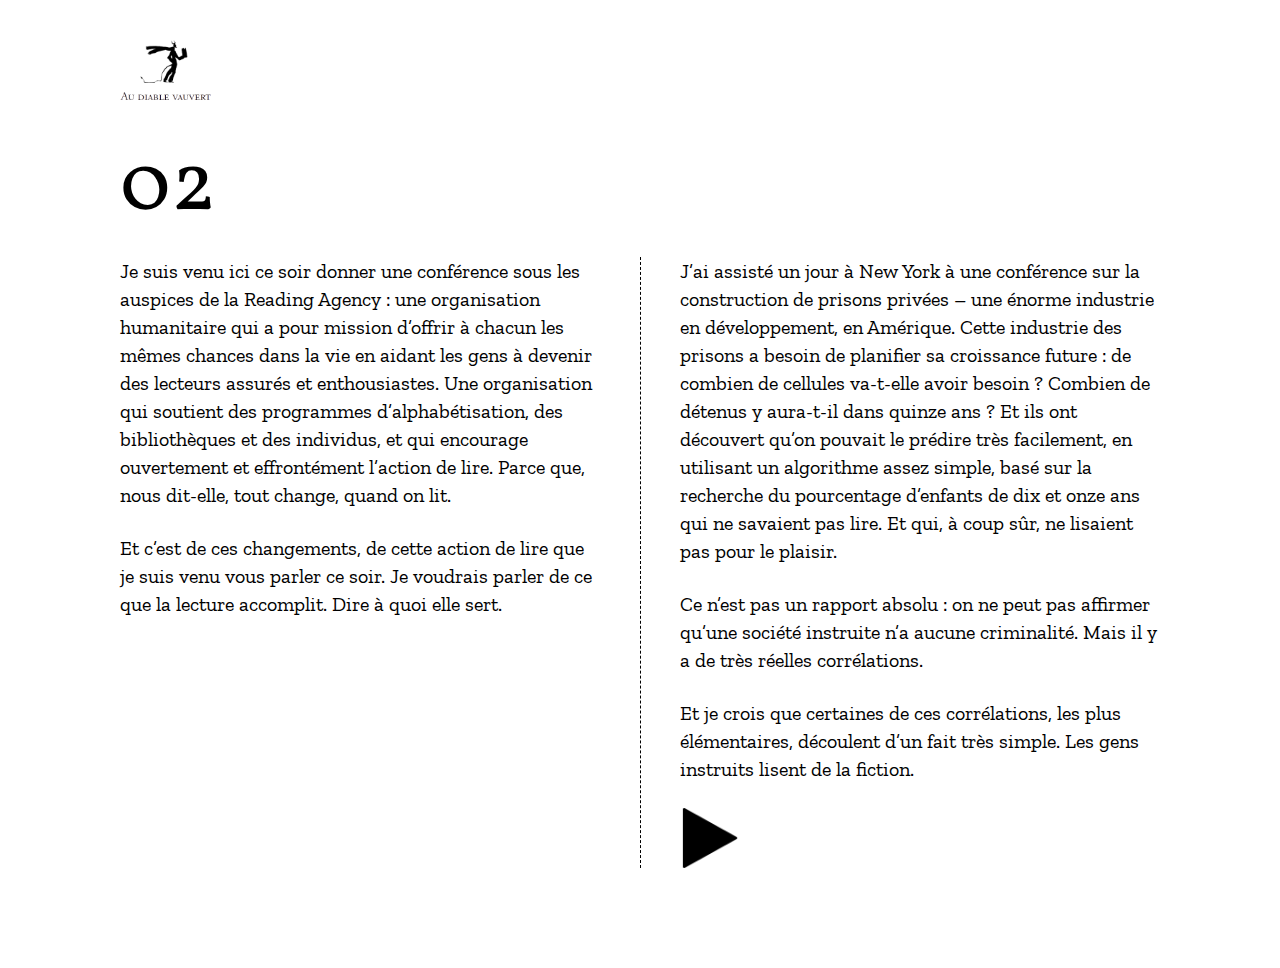
<file: etape02.html>
<!DOCTYPE html>
<html lang="en" dir="ltr">
<link rel="stylesheet" href="css/reset.css">
<link rel="stylesheet" href="css/typo.css">
<link rel="stylesheet" href="css/master.css">

  <head>
    <meta charset="utf-8">
    <title>Neil Gaiman - part02</title>

  <a href="index.html">
<div class="logo2">
  <img id="logo" src="image/01-logo.png" alt="img01">
</div>
</a>

  </head>
  <body>


<div class="E1-col-wrapper">

    <h1>02</h1>

    <p>Je suis venu ici ce soir donner une conférence sous les auspices de la Reading Agency&nbsp;: une organisation humanitaire qui a pour mission d’offrir à chacun les mêmes chances dans la vie en aidant les gens à devenir des lecteurs assurés et enthousiastes. Une organisation qui soutient des programmes d’alphabétisation, des bibliothèques et des individus, et qui encourage ouvertement et effrontément l’action de lire. Parce que, nous dit-elle, tout change, quand on lit.</p>

    <p>Et c’est de ces changements, de cette action de lire que je suis venu vous parler ce soir. Je voudrais parler de ce que la lecture accomplit. Dire à quoi elle sert.</p>

    <p>J’ai assisté un jour à New York à une conférence sur la construction de prisons privées –&nbsp;une énorme industrie en développement, en Amérique. Cette industrie des prisons a besoin de planifier sa croissance future&nbsp;: de combien de cellules va-t-elle avoir besoin&nbsp;? Combien de détenus y aura-t-il dans quinze ans&nbsp;? Et ils ont découvert qu’on pouvait le prédire très facilement, en utilisant un algorithme assez simple, basé sur la recherche du pourcentage d’enfants de dix et onze ans qui ne savaient pas lire. Et qui, à coup sûr, ne lisaient pas pour le plaisir.</p>

    <p>Ce n’est pas un rapport absolu&nbsp;: on ne peut pas affirmer qu’une société instruite n’a aucune criminalité. Mais il y a de très réelles corrélations.</p>

    <p>Et je crois que certaines de ces corrélations, les plus élémentaires, découlent d’un fait très simple. Les gens instruits lisent de la fiction.</p>
    <a href="etape03.html">
      <img id="image_fleche" src="image/right.png" alt="flèche right">
</a>

</div>
  </body>
</html>
</file>
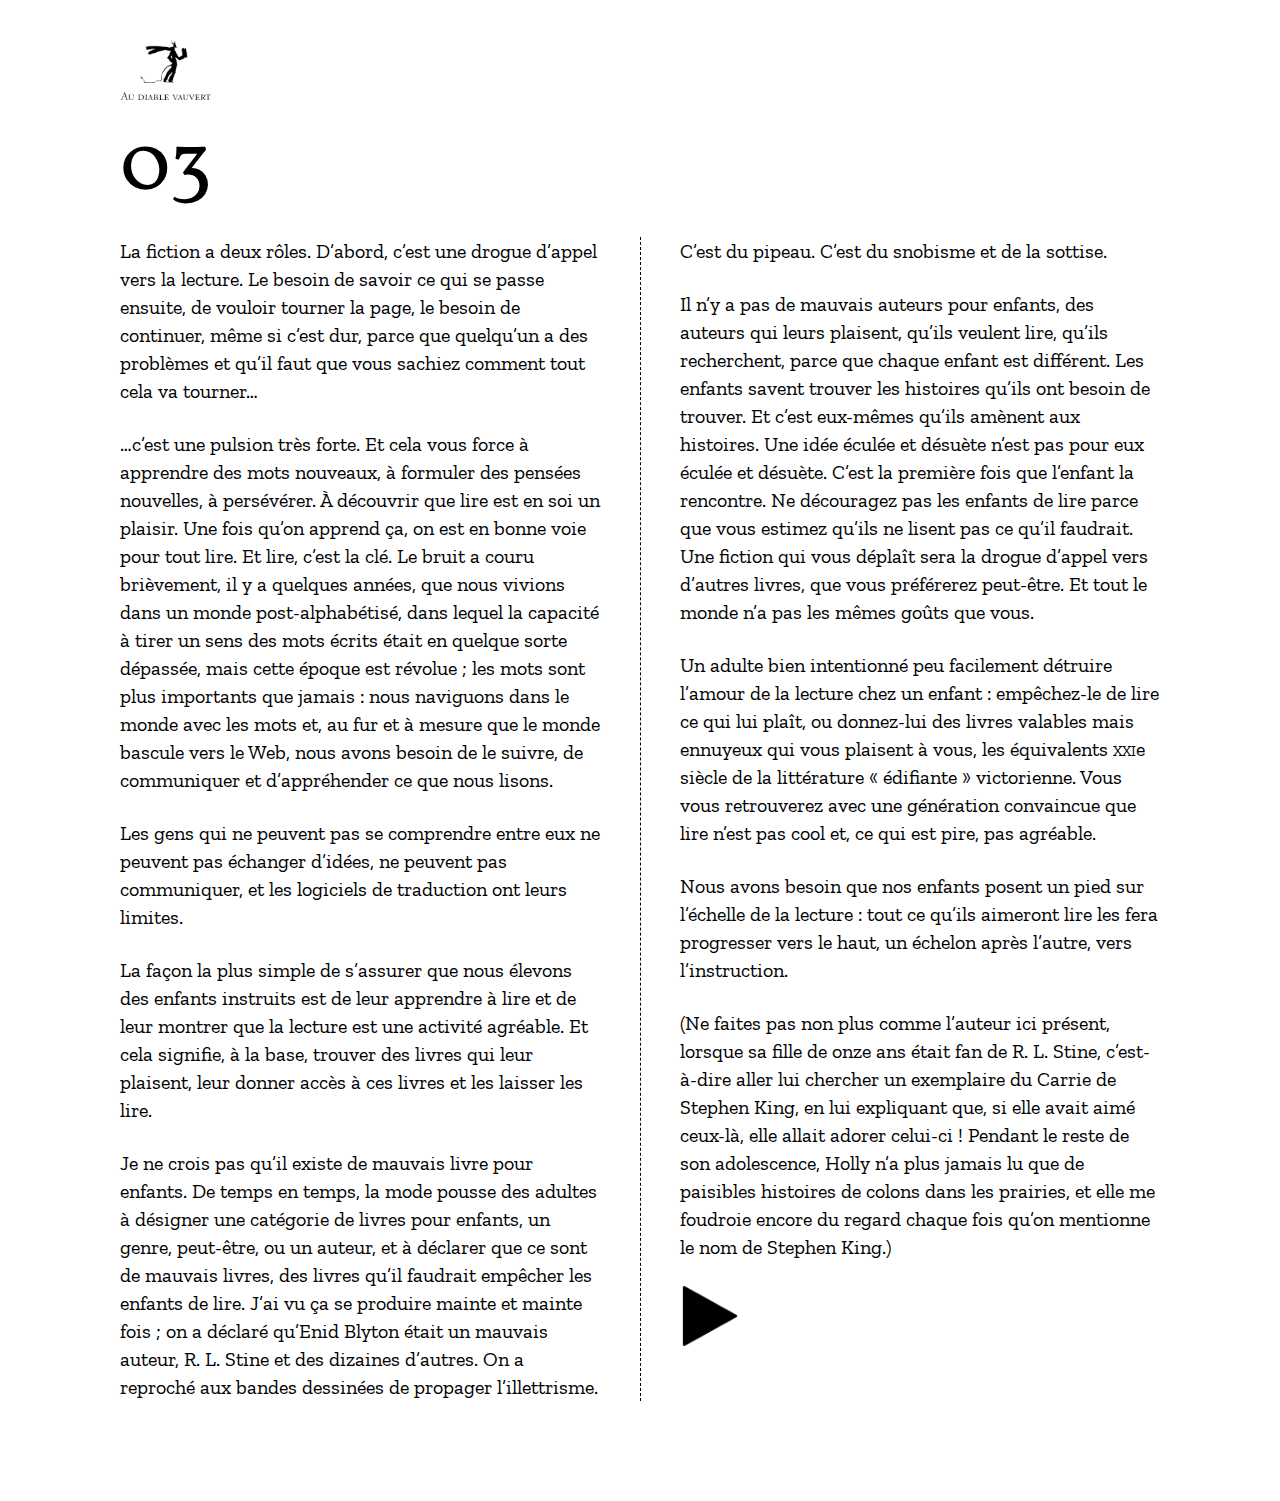
<file: etape03.html>
<!DOCTYPE html>
<html lang="en" dir="ltr">
<link rel="stylesheet" href="css/reset.css">
<link rel="stylesheet" href="css/typo.css">
<link rel="stylesheet" href="css/master.css">

  <head>
    <meta charset="utf-8">
    <title>Neil Gaiman - part03</title>

  <a href="index.html">
<div class="logo1">
  <img id="logo" src="image/01-logo.png" alt="img01">
</div>
</a>

  </head>
  <body>


<div class="E1-col-wrapper">

    <h1>03</h1>

    <p>La fiction a deux rôles. D’abord, c’est une drogue d’appel vers la lecture. Le besoin de savoir ce qui se passe ensuite, de vouloir tourner la page, le besoin de continuer, même si c’est dur, parce que quelqu’un a des problèmes et qu’il faut que vous sachiez comment tout cela va tourner…</p>

    <p>…c’est une pulsion très forte. Et cela vous force à apprendre des mots nouveaux, à formuler des pensées nouvelles, à persévérer. À découvrir que lire est en soi un plaisir. Une fois qu’on apprend ça, on est en bonne voie pour tout lire. Et lire, c’est la clé. Le bruit a couru brièvement, il y a quelques années, que nous vivions dans un monde post-alphabétisé, dans lequel la capacité à tirer un sens des mots écrits était en quelque sorte dépassée, mais cette époque est révolue&nbsp;; les mots sont plus importants que jamais&nbsp;: nous naviguons dans le monde avec les mots et, au fur et à mesure que le monde bascule vers le Web, nous avons besoin de le suivre, de communiquer et d’appréhender ce que nous lisons.</p>

    <p>Les gens qui ne peuvent pas se comprendre entre eux ne peuvent pas échanger d’idées, ne peuvent pas communiquer, et les logiciels de traduction ont leurs limites.</p>

    <p>La façon la plus simple de s’assurer que nous élevons des enfants instruits est de leur apprendre à lire et de leur montrer que la lecture est une activité agréable. Et cela signifie, à la base, trouver des livres qui leur plaisent, leur donner accès à ces livres et les laisser les lire.</p>

    <p>Je ne crois pas qu’il existe de mauvais livre pour enfants. De temps en temps, la mode pousse des adultes à désigner une catégorie de livres pour enfants, un genre, peut-être, ou un auteur, et à déclarer que ce sont de mauvais livres, des livres qu’il faudrait empêcher les enfants de lire. J’ai vu ça se produire mainte et mainte fois&nbsp;; on a déclaré qu’Enid Blyton était un mauvais auteur, R. L. Stine et des dizaines d’autres. On a reproché aux bandes dessinées de propager l’illettrisme.</p>

    <p>C’est du pipeau. C’est du snobisme et de la sottise.</p>

    <p>Il n’y a pas de mauvais auteurs pour enfants, des auteurs qui leurs plaisent, qu’ils veulent lire, qu’ils recherchent, parce que chaque enfant est différent. Les enfants savent trouver les histoires qu’ils ont besoin de trouver. Et c’est eux-mêmes qu’ils amènent aux histoires. Une idée éculée et désuète n’est pas pour eux éculée et désuète. C’est la première fois que l’enfant la rencontre. Ne découragez pas les enfants de lire parce que vous estimez qu’ils ne lisent pas ce qu’il faudrait. Une fiction qui vous déplaît sera la drogue d’appel vers d’autres livres, que vous préférerez peut-être. Et tout le monde n’a pas les mêmes goûts que vous.</p>

    <p>Un adulte bien intentionné peu facilement détruire l’amour de la lecture chez un enfant&nbsp;: empêchez-le de lire ce qui lui plaît, ou donnez-lui des livres valables mais ennuyeux qui vous plaisent à vous, les équivalents <small>XXI</small><sup>e</sup> siècle de la littérature «&nbsp;édifiante&nbsp;» victorienne. Vous vous retrouverez avec une génération convaincue que lire n’est pas cool et, ce qui est pire, pas agréable.</p>

    <p>Nous avons besoin que nos enfants posent un pied sur l’échelle de la lecture&nbsp;: tout ce qu’ils aimeront lire les fera progresser vers le haut, un échelon après l’autre, vers l’instruction.</p>

    <p>(Ne faites pas non plus comme l’auteur ici présent, lorsque sa fille de onze ans était fan de R. L. Stine, c’est-à-dire aller lui chercher un exemplaire du <em>Carrie</em> de Stephen King, en lui expliquant que, si elle avait aimé ceux-là, elle allait adorer celui-ci&nbsp;! Pendant le reste de son adolescence, Holly n’a plus jamais lu que de paisibles histoires de colons dans les prairies, et elle me foudroie encore du regard chaque fois qu’on mentionne le nom de Stephen King.)</p>

    <a href="etape04.html">
      <img id="image_fleche" src="image/right.png" alt="flèche right">
</a>

</div>
  </body>
</html>
</file>
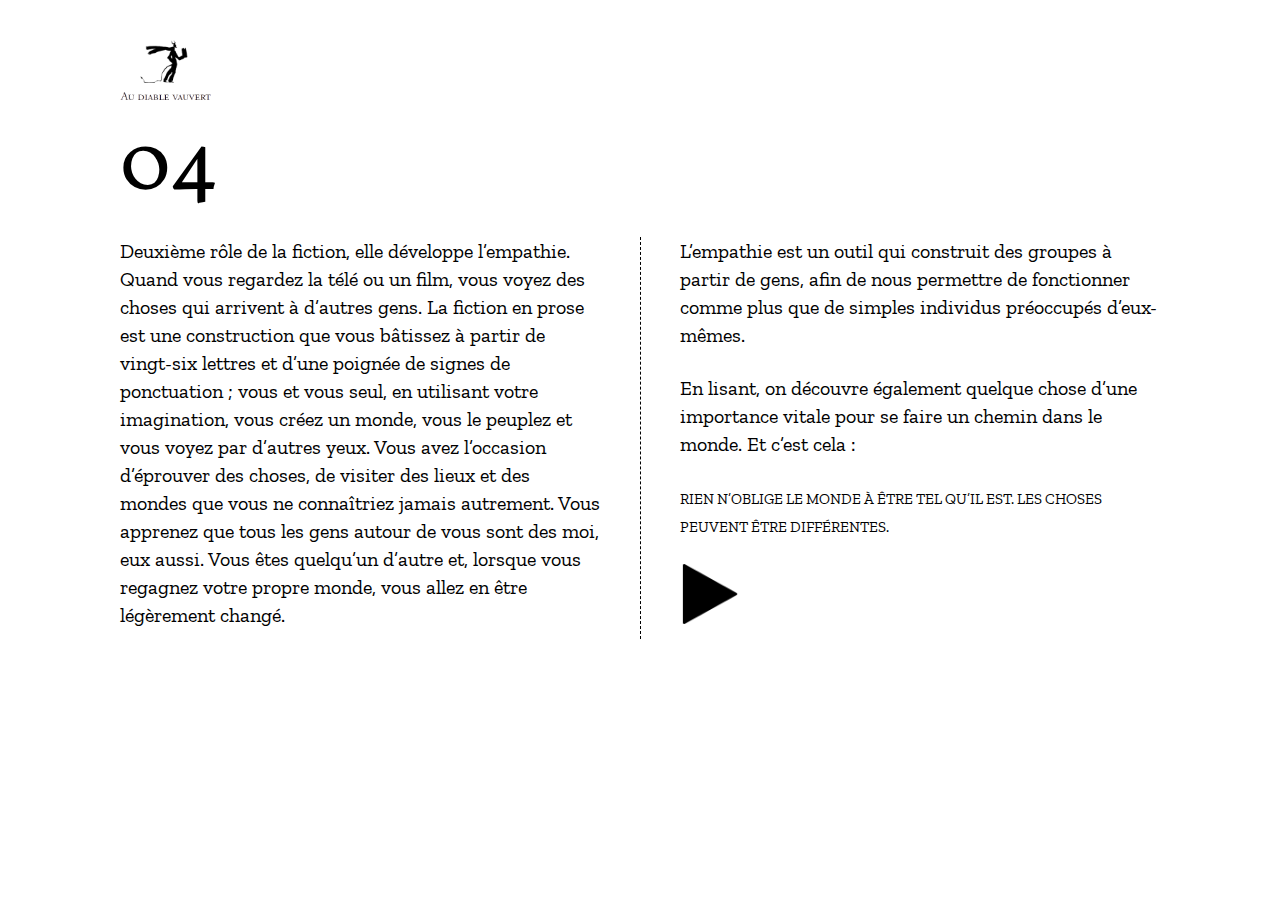
<file: etape04.html>
<!DOCTYPE html>
<html lang="en" dir="ltr">
<link rel="stylesheet" href="css/reset.css">
<link rel="stylesheet" href="css/typo.css">
<link rel="stylesheet" href="css/master.css">

  <head>
    <meta charset="utf-8">
    <title>Neil Gaiman - part04</title>

  <a href="index.html">
<div class="logo1">
  <img id="logo" src="image/01-logo.png" alt="img01">
</div>
</a>

  </head>
  <body>


<div class="E1-col-wrapper">

    <h1>04</h1>

    <p>Deuxième rôle de la fiction, elle développe l’empathie. Quand vous regardez la télé ou un film, vous voyez des choses qui arrivent à d’autres gens. La fiction en prose est une construction que vous bâtissez à partir de vingt-six lettres et d’une poignée de signes de ponctuation&nbsp;; vous et vous seul, en utilisant votre imagination, vous créez un monde, vous le peuplez et vous voyez par d’autres yeux. Vous avez l’occasion d’éprouver des choses, de visiter des lieux et des mondes que vous ne connaîtriez jamais autrement. Vous apprenez que tous les gens autour de vous sont des <em>moi,</em> eux aussi. Vous êtes quelqu’un d’autre et, lorsque vous regagnez votre propre monde, vous allez en être légèrement changé.</p>

    <p>L’empathie est un outil qui construit des groupes à partir de gens, afin de nous permettre de fonctionner comme plus que de simples individus préoccupés d’eux-mêmes.</p>

    <p>En lisant, on découvre également quelque chose d’une importance vitale pour se faire un chemin dans le monde. Et c’est cela&nbsp;:</p>

    <p><small>RIEN N’OBLIGE LE MONDE À ÊTRE TEL QU’IL EST. LES CHOSES PEUVENT ÊTRE DIFFÉRENTES.</small></p>


    <a href="etape05.html">
      <img id="image_fleche" src="image/right.png" alt="flèche right">
</a>

</div>
  </body>
</html>
</file>
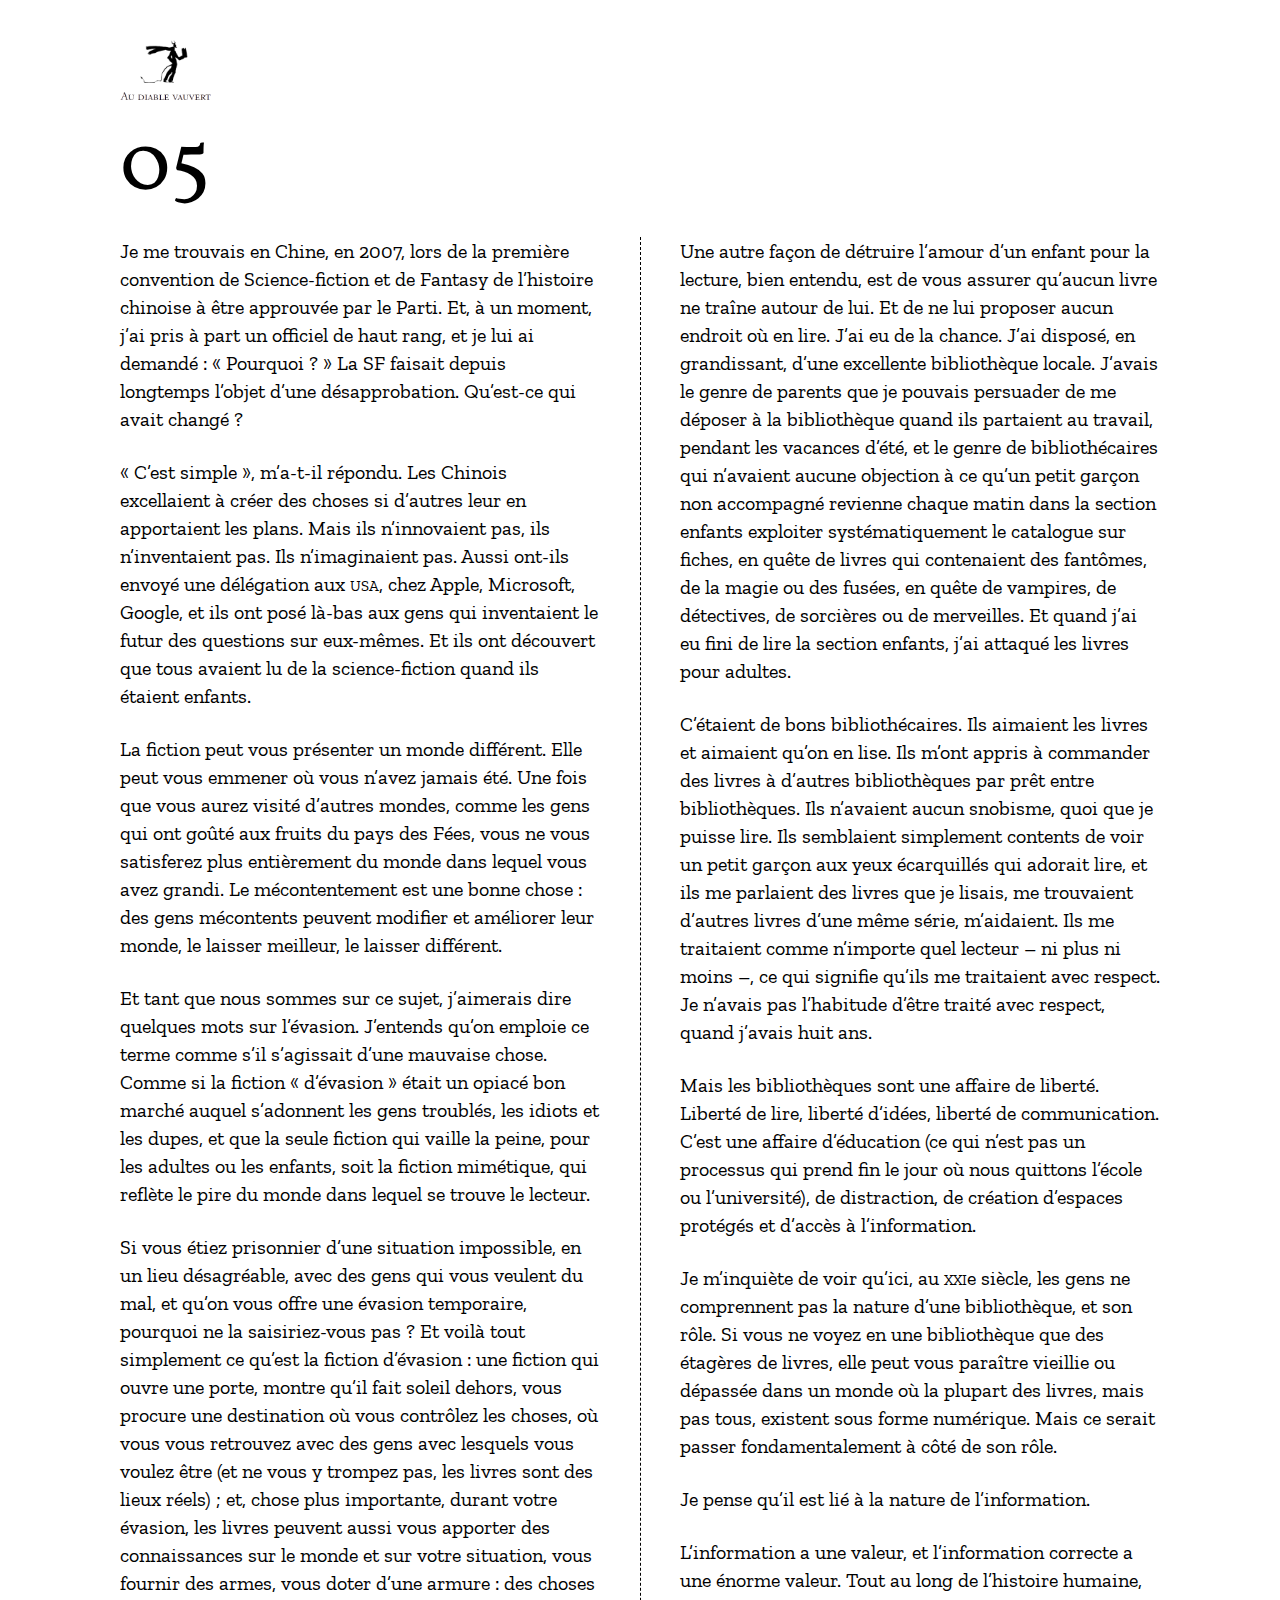
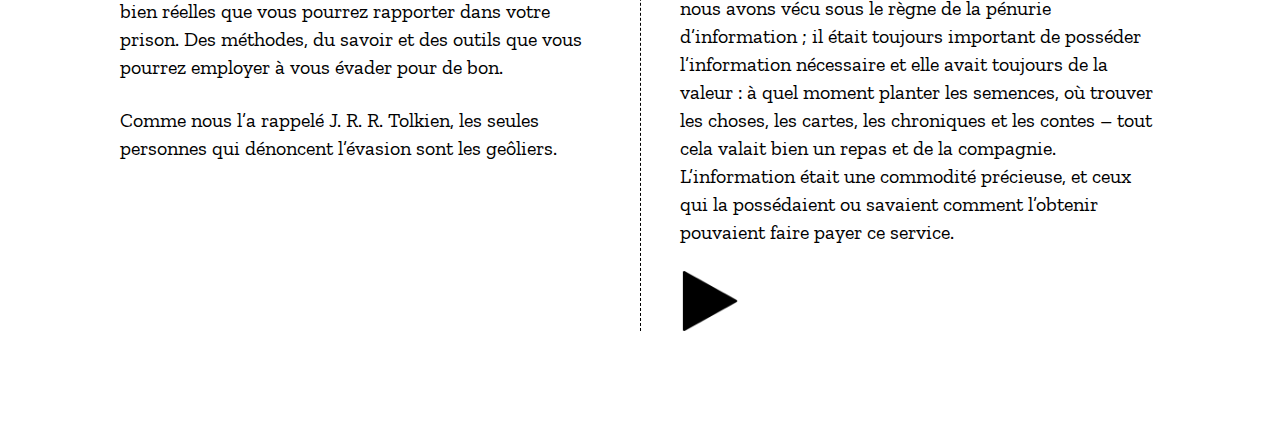
<file: etape05.html>
<!DOCTYPE html>
<html lang="en" dir="ltr">
<link rel="stylesheet" href="css/reset.css">
<link rel="stylesheet" href="css/typo.css">
<link rel="stylesheet" href="css/master.css">

  <head>
    <meta charset="utf-8">
    <title>Neil Gaiman - part05</title>

  <a href="index.html">
<div class="logo1">
  <img id="logo" src="image/01-logo.png" alt="img01">
</div>
</a>

  </head>
  <body>


<div class="E1-col-wrapper">

    <h1>05</h1>

    <p>Je me trouvais en Chine, en 2007, lors de la première convention de Science-fiction et de Fantasy de l’histoire chinoise à être approuvée par le Parti. Et, à un moment, j’ai pris à part un officiel de haut rang, et je lui ai demandé&nbsp;: «&nbsp;Pourquoi&nbsp;?&nbsp;» La SF faisait depuis longtemps l’objet d’une désapprobation. Qu’est-ce qui avait changé&nbsp;?</p>

    <p>«&nbsp;C’est simple&nbsp;», m’a-t-il répondu. Les Chinois excellaient à créer des choses si d’autres leur en apportaient les plans. Mais ils n’innovaient pas, ils n’inventaient pas. Ils n’imaginaient pas. Aussi ont-ils envoyé une délégation aux <small>USA</small>, chez Apple, Microsoft, Google, et ils ont posé là-bas aux gens qui inventaient le futur des questions sur eux-mêmes. Et ils ont découvert que tous avaient lu de la science-fiction quand ils étaient enfants.</p>

    <p>La fiction peut vous présenter un monde différent. Elle peut vous emmener où vous n’avez jamais été. Une fois que vous aurez visité d’autres mondes, comme les gens qui ont goûté aux fruits du pays des Fées, vous ne vous satisferez plus entièrement du monde dans lequel vous avez grandi. Le mécontentement est une bonne chose&nbsp;: des gens mécontents peuvent modifier et améliorer leur monde, le laisser meilleur, le laisser différent.</p>

    <p>Et tant que nous sommes sur ce sujet, j’aimerais dire quelques mots sur l’évasion. J’entends qu’on emploie ce terme comme s’il s’agissait d’une mauvaise chose. Comme si la fiction «&nbsp;d’évasion&nbsp;» était un opiacé bon marché auquel s’adonnent les gens troublés, les idiots et les dupes, et que la seule fiction qui vaille la peine, pour les adultes ou les enfants, soit la fiction mimétique, qui reflète le pire du monde dans lequel se trouve le lecteur.</p>

    <p>Si vous étiez prisonnier d’une situation impossible, en un lieu désagréable, avec des gens qui vous veulent du mal, et qu’on vous offre une évasion temporaire, pourquoi ne la saisiriez-vous pas&nbsp;? Et voilà tout simplement ce qu’est la fiction d’évasion&nbsp;: une fiction qui ouvre une porte, montre qu’il fait soleil dehors, vous procure une destination où vous contrôlez les choses, où vous vous retrouvez avec des gens avec lesquels vous voulez être (et ne vous y trompez pas, les livres sont des lieux réels)&nbsp;; et, chose plus importante, durant votre évasion, les livres peuvent aussi vous apporter des connaissances sur le monde et sur votre situation, vous fournir des armes, vous doter d’une armure&nbsp;: des choses bien réelles que vous pourrez rapporter dans votre prison. Des méthodes, du savoir et des outils que vous pourrez employer à vous évader pour de bon.</p>

    <p>Comme nous l’a rappelé J. R. R. Tolkien, les seules personnes qui dénoncent l’évasion sont les geôliers.</p>

    <p>Une autre façon de détruire l’amour d’un enfant pour la lecture, bien entendu, est de vous assurer qu’aucun livre ne traîne autour de lui. Et de ne lui proposer aucun endroit où en lire. J’ai eu de la chance. J’ai disposé, en grandissant, d’une excellente bibliothèque locale. J’avais le genre de parents que je pouvais persuader de me déposer à la bibliothèque quand ils partaient au travail, pendant les vacances d’été, et le genre de bibliothécaires qui n’avaient aucune objection à ce qu’un petit garçon non accompagné revienne chaque matin dans la section enfants exploiter systématiquement le catalogue sur fiches, en quête de livres qui contenaient des fantômes, de la magie ou des fusées, en quête de vampires, de détectives, de sorcières ou de merveilles. Et quand j’ai eu fini de lire la section enfants, j’ai attaqué les livres pour adultes.</p>

    <p>C’étaient de bons bibliothécaires. Ils aimaient les livres et aimaient qu’on en lise. Ils m’ont appris à commander des livres à d’autres bibliothèques par prêt entre bibliothèques. Ils n’avaient aucun snobisme, quoi que je puisse lire. Ils semblaient simplement contents de voir un petit garçon aux yeux écarquillés qui adorait lire, et ils me parlaient des livres que je lisais, me trouvaient d’autres livres d’une même série, m’aidaient. Ils me traitaient comme n’importe quel lecteur –&nbsp;ni plus ni moins&nbsp;–, ce qui signifie qu’ils me traitaient avec respect. Je n’avais pas l’habitude d’être traité avec respect, quand j’avais huit ans.</p>

    <p>Mais les bibliothèques sont une affaire de liberté. Liberté de lire, liberté d’idées, liberté de communication. C’est une affaire d’éducation (ce qui n’est pas un processus qui prend fin le jour où nous quittons l’école ou l’université), de distraction, de création d’espaces protégés et d’accès à l’information.</p>

    <p>Je m’inquiète de voir qu’ici, au <small>XXI</small><sup>e</sup> siècle, les gens ne comprennent pas la nature d’une bibliothèque, et son rôle. Si vous ne voyez en une bibliothèque que des étagères de livres, elle peut vous paraître vieillie ou dépassée dans un monde où la plupart des livres, mais pas tous, existent sous forme numérique. Mais ce serait passer fondamentalement à côté de son rôle.</p>

    <p>Je pense qu’il est lié à la nature de l’information.</p>

    <p>L’information a une valeur, et l’information correcte a une énorme valeur. Tout au long de l’histoire humaine, nous avons vécu sous le règne de la pénurie d’information&nbsp;; il était toujours important de posséder l’information nécessaire et elle avait toujours de la valeur&nbsp;: à quel moment planter les semences, où trouver les choses, les cartes, les chroniques et les contes –&nbsp;tout cela valait bien un repas et de la compagnie. L’information était une commodité précieuse, et ceux qui la possédaient ou savaient comment l’obtenir pouvaient faire payer ce service.</p>


    <a href="etape06.html">
      <img id="image_fleche" src="image/right.png" alt="flèche right">
</a>

</div>
  </body>
</html>
</file>
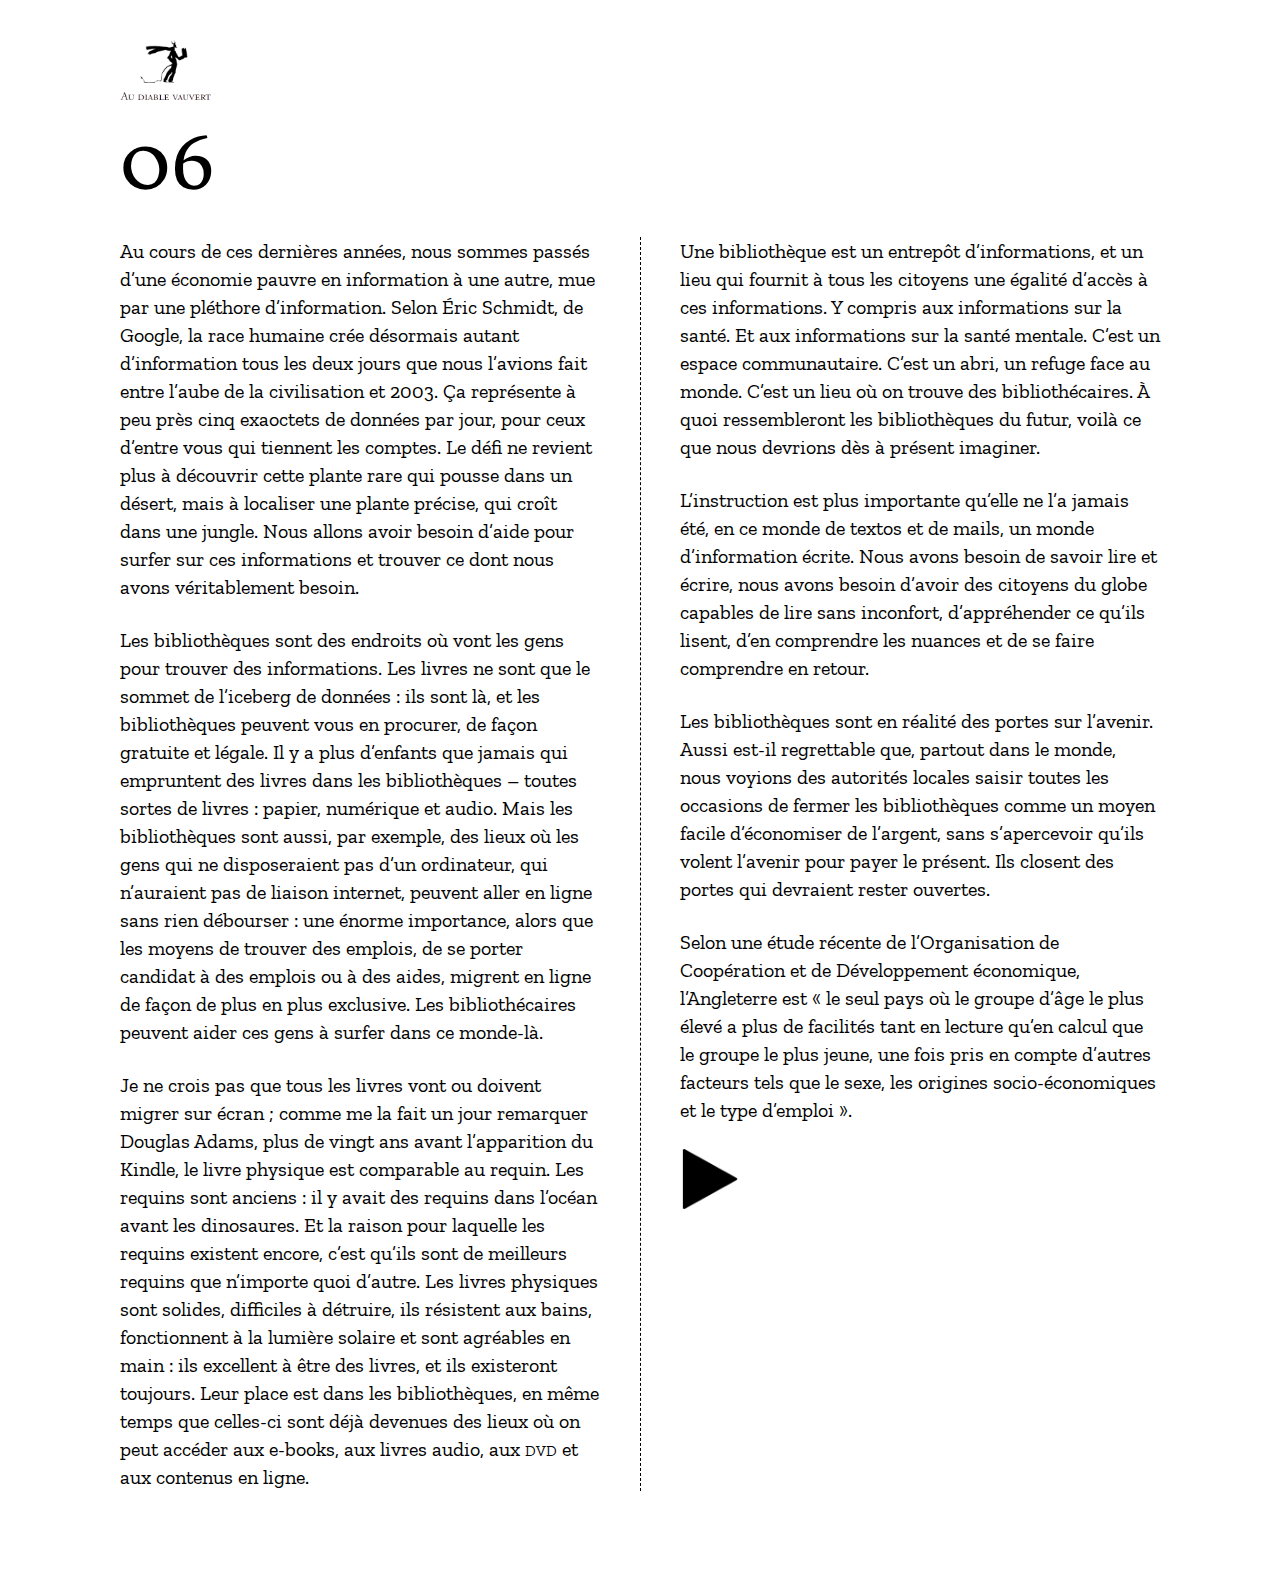
<file: etape06.html>
<!DOCTYPE html>
<html lang="en" dir="ltr">
<link rel="stylesheet" href="css/reset.css">
<link rel="stylesheet" href="css/typo.css">
<link rel="stylesheet" href="css/master.css">

  <head>
    <meta charset="utf-8">
    <title>Neil Gaiman - part06</title>

  <a href="index.html">
<div class="logo1">
  <img id="logo" src="image/01-logo.png" alt="img01">
</div>
</a>

  </head>
  <body>


<div class="E1-col-wrapper">

    <h1>06</h1>

    <p>Au cours de ces dernières années, nous sommes passés d’une économie pauvre en information à une autre, mue par une pléthore d’information. Selon Éric Schmidt, de Google, la race humaine crée désormais autant d’information tous les deux jours que nous l’avions fait entre l’aube de la civilisation et 2003. Ça représente à peu près cinq exaoctets de données par jour, pour ceux d’entre vous qui tiennent les comptes. Le défi ne revient plus à découvrir cette plante rare qui pousse dans un désert, mais à localiser une plante précise, qui croît dans une jungle. Nous allons avoir besoin d’aide pour surfer sur ces informations et trouver ce dont nous avons véritablement besoin.</p>

    <p>Les bibliothèques sont des endroits où vont les gens pour trouver des informations. Les livres ne sont que le sommet de l’iceberg de données&nbsp;: ils sont là, et les bibliothèques peuvent vous en procurer, de façon gratuite et légale. Il y a plus d’enfants que jamais qui empruntent des livres dans les bibliothèques –&nbsp;toutes sortes de livres&nbsp;: papier, numérique et audio. Mais les bibliothèques sont aussi, par exemple, des lieux où les gens qui ne disposeraient pas d’un ordinateur, qui n’auraient pas de liaison internet, peuvent aller en ligne sans rien débourser&nbsp;: une énorme importance, alors que les moyens de trouver des emplois, de se porter candidat à des emplois ou à des aides, migrent en ligne de façon de plus en plus exclusive. Les bibliothécaires peuvent aider ces gens à surfer dans ce monde-là.</p>

    <p>Je ne crois pas que tous les livres vont ou doivent migrer sur écran&nbsp;; comme me la fait un jour remarquer Douglas Adams, plus de vingt ans avant l’apparition du Kindle, le livre physique est comparable au requin. Les requins sont anciens&nbsp;: il y avait des requins dans l’océan avant les dinosaures. Et la raison pour laquelle les requins existent encore, c’est qu’ils sont de meilleurs requins que n’importe quoi d’autre. Les livres physiques sont solides, difficiles à détruire, ils résistent aux bains, fonctionnent à la lumière solaire et sont agréables en main&nbsp;: ils excellent à être des livres, et ils existeront toujours. Leur place est dans les bibliothèques, en même temps que celles-ci sont déjà devenues des lieux où on peut accéder aux e-books, aux livres audio, aux <small>DVD</small> et aux contenus en ligne.</p>

    <p>Une bibliothèque est un entrepôt d’informations, et un lieu qui fournit à tous les citoyens une égalité d’accès à ces informations. Y compris aux informations sur la santé. Et aux informations sur la santé mentale. C’est un espace communautaire. C’est un abri, un refuge face au monde. C’est un lieu où on trouve des bibliothécaires. À quoi ressembleront les bibliothèques du futur, voilà ce que nous devrions dès à présent imaginer.</p>

    <p>L’instruction est plus importante qu’elle ne l’a jamais été, en ce monde de textos et de mails, un monde d’information écrite. Nous avons besoin de savoir lire et écrire, nous avons besoin d’avoir des citoyens du globe capables de lire sans inconfort, d’appréhender ce qu’ils lisent, d’en comprendre les nuances et de se faire comprendre en retour.</p>

    <p>Les bibliothèques sont en réalité des portes sur l’avenir. Aussi est-il regrettable que, partout dans le monde, nous voyions des autorités locales saisir toutes les occasions de fermer les bibliothèques comme un moyen facile d’économiser de l’argent, sans s’apercevoir qu’ils volent l’avenir pour payer le présent. Ils closent des portes qui devraient rester ouvertes.</p>

    <p>Selon une étude récente de l’Organisation de Coopération et de Développement économique, l’Angleterre est «&nbsp;le seul pays où le groupe d’âge le plus élevé a plus de facilités tant en lecture qu’en calcul que le groupe le plus jeune, une fois pris en compte d’autres facteurs tels que le sexe, les origines socio-économiques et le type d’emploi&nbsp;».</p>


    <a href="etape07.html">
      <img id="image_fleche" src="image/right.png" alt="flèche right">
</a>

</div>
  </body>
</html>
</file>
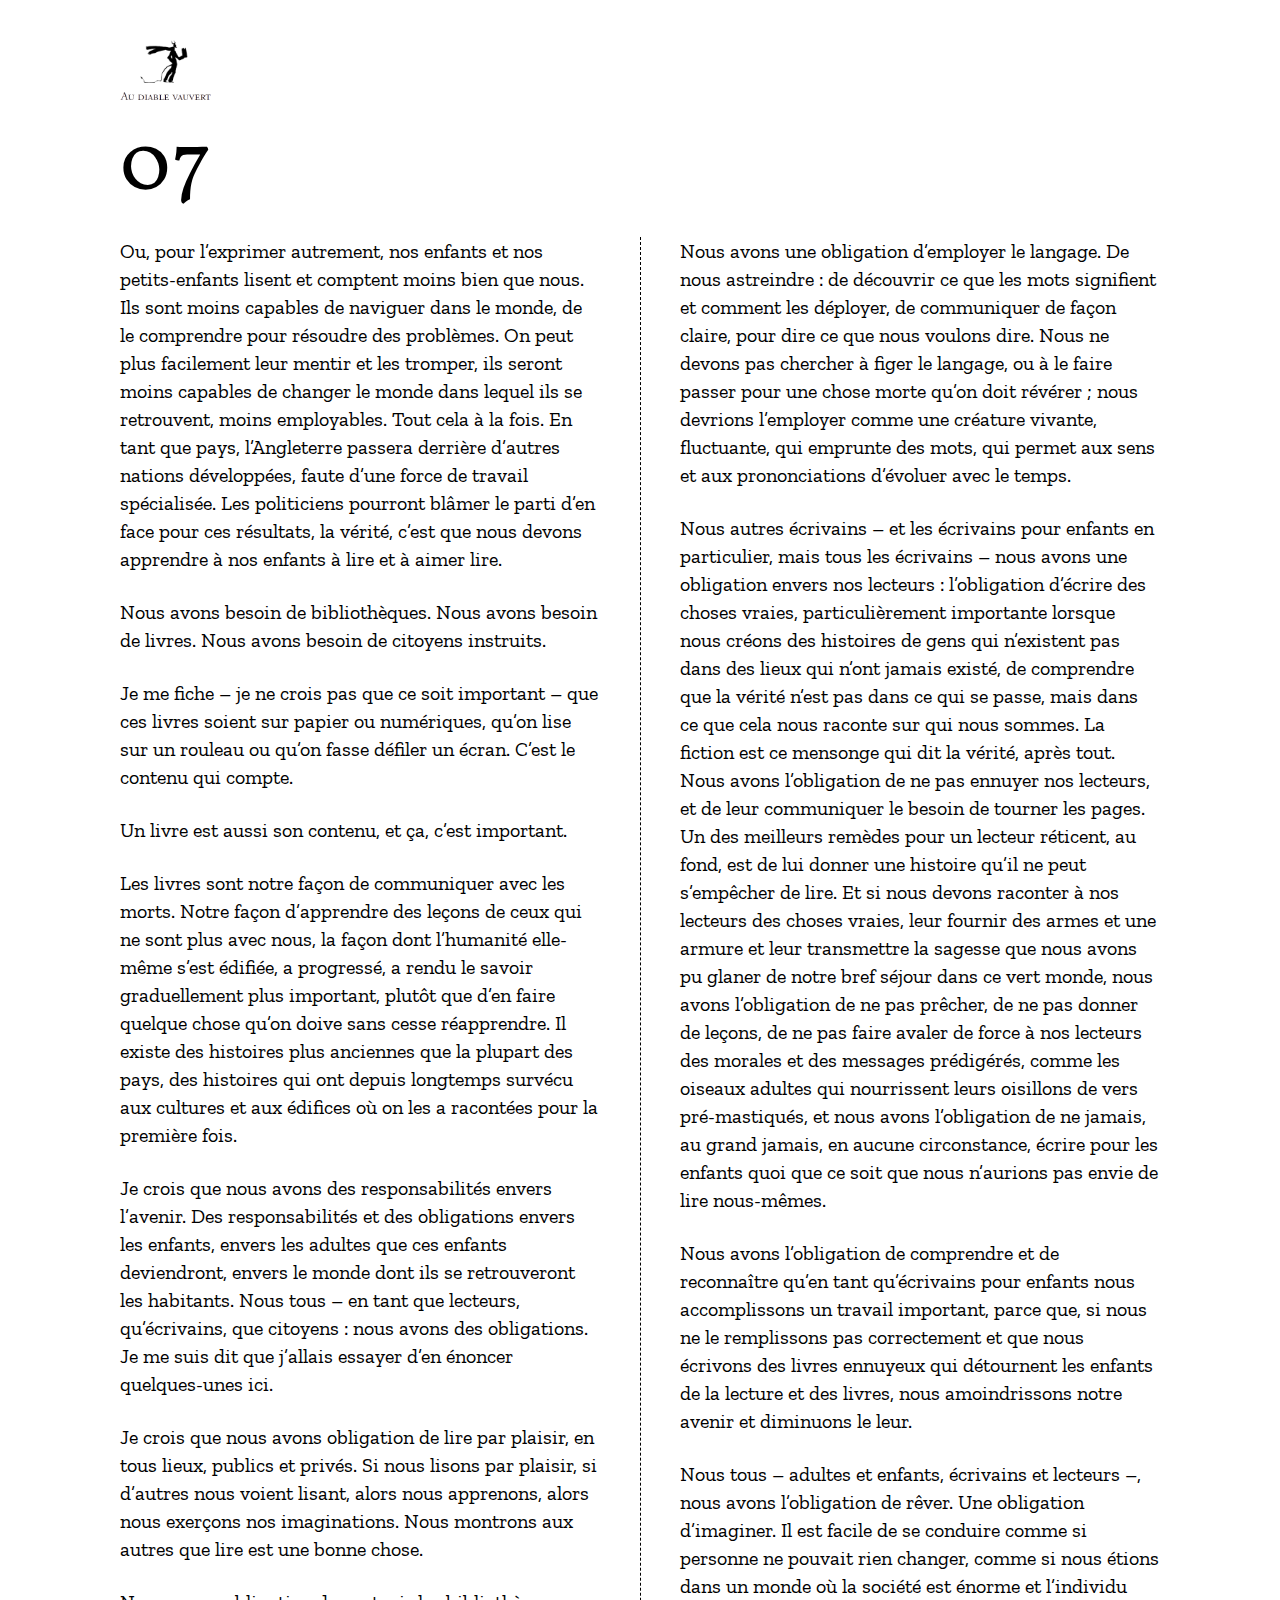
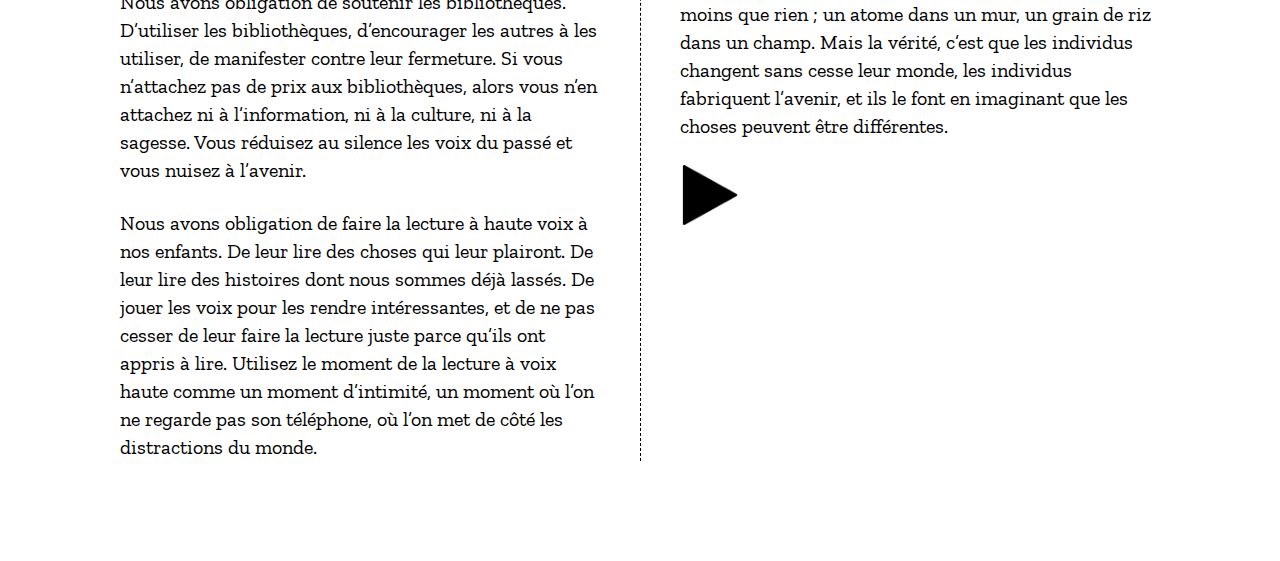
<file: etape07.html>
<!DOCTYPE html>
<html lang="en" dir="ltr">
<link rel="stylesheet" href="css/reset.css">
<link rel="stylesheet" href="css/typo.css">
<link rel="stylesheet" href="css/master.css">

  <head>
    <meta charset="utf-8">
    <title>Neil Gaiman - part07</title>

  <a href="index.html">
<div class="logo1">
  <img id="logo" src="image/01-logo.png" alt="img01">
</div>
</a>

  </head>
  <body>


<div class="E1-col-wrapper">

    <h1>07</h1>

    <p>Ou, pour l’exprimer autrement, nos enfants et nos petits-enfants lisent et comptent moins bien que nous. Ils sont moins capables de naviguer dans le monde, de le comprendre pour résoudre des problèmes. On peut plus facilement leur mentir et les tromper, ils seront moins capables de changer le monde dans lequel ils se retrouvent, moins employables. Tout cela à la fois. En tant que pays, l’Angleterre passera derrière d’autres nations développées, faute d’une force de travail spécialisée. Les politiciens pourront blâmer le parti d’en face pour ces résultats, la vérité, c’est que nous devons apprendre à nos enfants à lire et à aimer lire.</p>

    <p>Nous avons besoin de bibliothèques. Nous avons besoin de livres. Nous avons besoin de citoyens instruits.</p>

    <p>Je me fiche –&nbsp;je ne crois pas que ce soit important&nbsp;– que ces livres soient sur papier ou numériques, qu’on lise sur un rouleau ou qu’on fasse défiler un écran. C’est le contenu qui compte.</p>

    <p>Un livre est aussi son contenu, et ça, c’est important.</p>

    <p>Les livres sont notre façon de communiquer avec les morts. Notre façon d’apprendre des leçons de ceux qui ne sont plus avec nous, la façon dont l’humanité elle-même s’est édifiée, a progressé, a rendu le savoir graduellement plus important, plutôt que d’en faire quelque chose qu’on doive sans cesse réapprendre. Il existe des histoires plus anciennes que la plupart des pays, des histoires qui ont depuis longtemps survécu aux cultures et aux édifices où on les a racontées pour la première fois.</p>

    <p>Je crois que nous avons des responsabilités envers l’avenir. Des responsabilités et des obligations envers les enfants, envers les adultes que ces enfants deviendront, envers le monde dont ils se retrouveront les habitants. Nous tous –&nbsp;en tant que lecteurs, qu’écrivains, que citoyens&nbsp;: nous avons des obligations. Je me suis dit que j’allais essayer d’en énoncer quelques-unes ici.</p>

    <p>Je crois que nous avons obligation de lire par plaisir, en tous lieux, publics et privés. Si nous lisons par plaisir, si d’autres nous voient lisant, alors nous apprenons, alors nous exerçons nos imaginations. Nous montrons aux autres que lire est une bonne chose.</p>

    <p>Nous avons obligation de soutenir les bibliothèques. D’utiliser les bibliothèques, d’encourager les autres à les utiliser, de manifester contre leur fermeture. Si vous n’attachez pas de prix aux bibliothèques, alors vous n’en attachez ni à l’information, ni à la culture, ni à la sagesse. Vous réduisez au silence les voix du passé et vous nuisez à l’avenir.</p>

    <p>Nous avons obligation de faire la lecture à haute voix à nos enfants. De leur lire des choses qui leur plairont. De leur lire des histoires dont nous sommes déjà lassés. De jouer les voix pour les rendre intéressantes, et de ne pas cesser de leur faire la lecture juste parce qu’ils ont appris à lire. Utilisez le moment de la lecture à voix haute comme un moment d’intimité, un moment où l’on ne regarde pas son téléphone, où l’on met de côté les distractions du monde.</p>

    <p>Nous avons une obligation d’employer le langage. De nous astreindre&nbsp;: de découvrir ce que les mots signifient et comment les déployer, de communiquer de façon claire, pour dire ce que nous voulons dire. Nous ne devons pas chercher à figer le langage, ou à le faire passer pour une chose morte qu’on doit révérer&nbsp;; nous devrions l’employer comme une créature vivante, fluctuante, qui emprunte des mots, qui permet aux sens et aux prononciations d’évoluer avec le temps.</p>

    <p>Nous autres écrivains –&nbsp;et les écrivains pour enfants en particulier, mais tous les écrivains&nbsp;– nous avons une obligation envers nos lecteurs&nbsp;: l’obligation d’écrire des choses vraies, particulièrement importante lorsque nous créons des histoires de gens qui n’existent pas dans des lieux qui n’ont jamais existé, de comprendre que la vérité n’est pas dans ce qui se passe, mais dans ce que cela nous raconte sur qui nous sommes. La fiction est ce mensonge qui dit la vérité, après tout. Nous avons l’obligation de ne pas ennuyer nos lecteurs, et de leur communiquer le besoin de tourner les pages. Un des meilleurs remèdes pour un lecteur réticent, au fond, est de lui donner une histoire qu’il ne peut s’empêcher de lire. Et si nous devons raconter à nos lecteurs des choses vraies, leur fournir des armes et une armure et leur transmettre la sagesse que nous avons pu glaner de notre bref séjour dans ce vert monde, nous avons l’obligation de ne pas prêcher, de ne pas donner de leçons, de ne pas faire avaler de force à nos lecteurs des morales et des messages prédigérés, comme les oiseaux adultes qui nourrissent leurs oisillons de vers pré-mastiqués, et nous avons l’obligation de ne jamais, au grand jamais, en aucune circonstance, écrire pour les enfants quoi que ce soit que nous n’aurions pas envie de lire nous-mêmes.</p>

    <p>Nous avons l’obligation de comprendre et de reconnaître qu’en tant qu’écrivains pour enfants nous accomplissons un travail important, parce que, si nous ne le remplissons pas correctement et que nous écrivons des livres ennuyeux qui détournent les enfants de la lecture et des livres, nous amoindrissons notre avenir et diminuons le leur.</p>

    <p>Nous tous –&nbsp;adultes et enfants, écrivains et lecteurs&nbsp;–, nous avons l’obligation de rêver. Une obligation d’imaginer. Il est facile de se conduire comme si personne ne pouvait rien changer, comme si nous étions dans un monde où la société est énorme et l’individu moins que rien&nbsp;; un atome dans un mur, un grain de riz dans un champ. Mais la vérité, c’est que les individus changent sans cesse leur monde, les individus fabriquent l’avenir, et ils le font en imaginant que les choses peuvent être différentes.</p>


    <a href="etape08.html">
      <img id="image_fleche" src="image/right.png" alt="flèche right">
</a>

</div>
  </body>
</html>
</file>
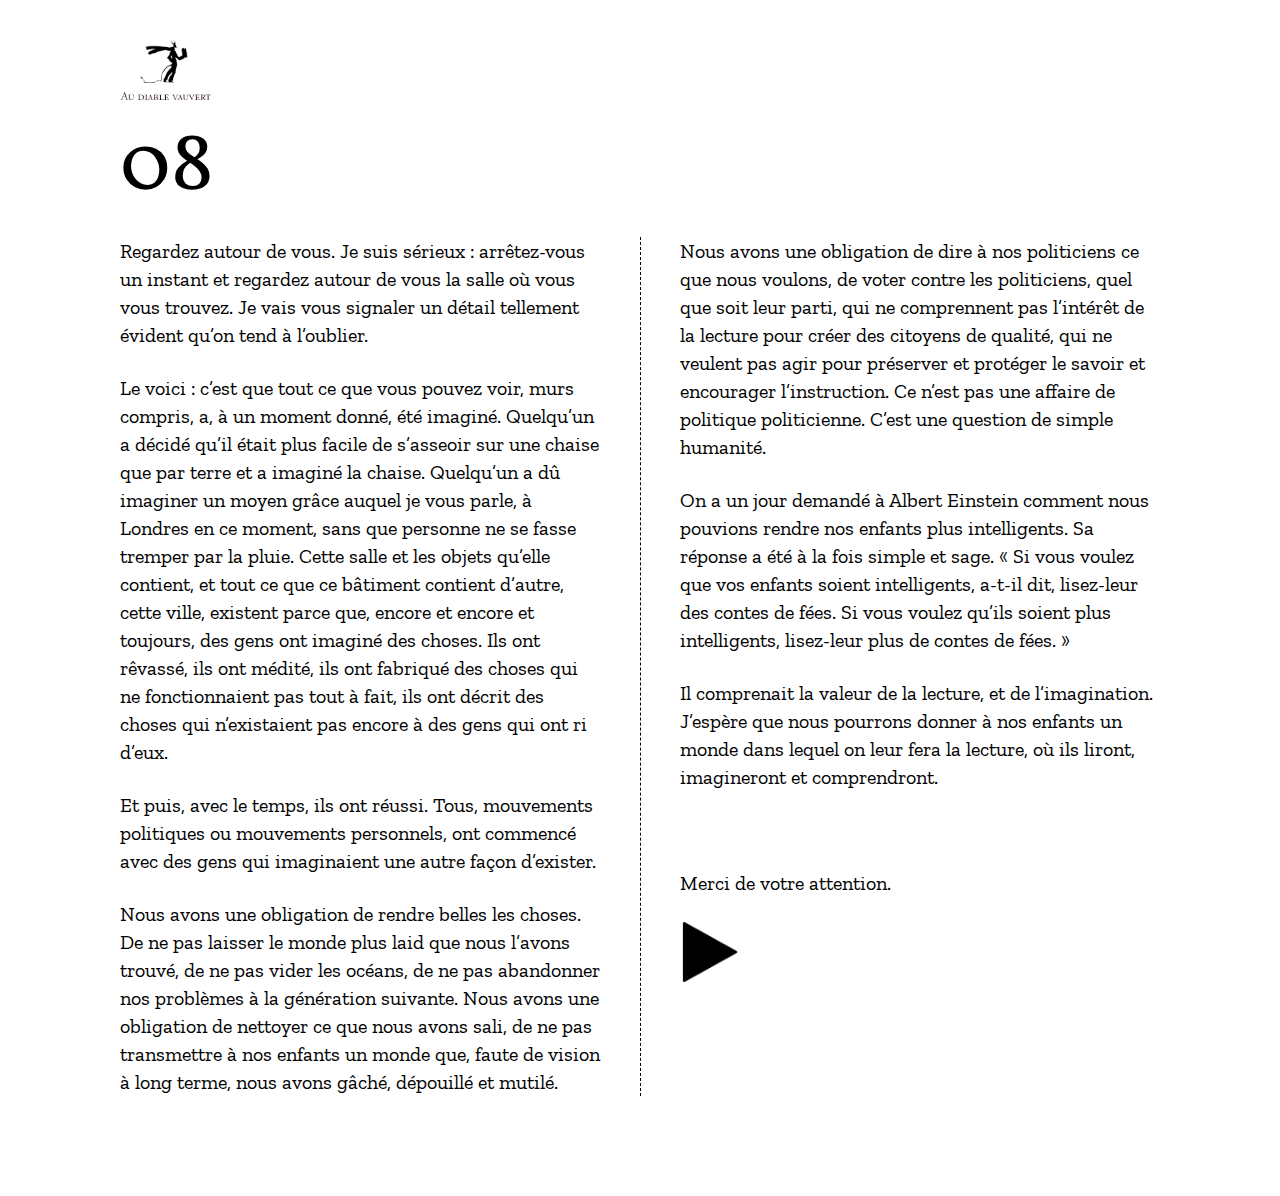
<file: etape08.html>
<!DOCTYPE html>
<html lang="en" dir="ltr">
<link rel="stylesheet" href="css/reset.css">
<link rel="stylesheet" href="css/typo.css">
<link rel="stylesheet" href="css/master.css">

  <head>
    <meta charset="utf-8">
    <title>Neil Gaiman - part08</title>

  <a href="index.html">
<div class="logo1">
  <img id="logo" src="image/01-logo.png" alt="img01">
</div>
</a>

  </head>
  <body>


<div class="E1-col-wrapper">

    <h1>08</h1>

    <p>Regardez autour de vous. Je suis sérieux&nbsp;: arrêtez-vous un instant et regardez autour de vous la salle où vous vous trouvez. Je vais vous signaler un détail tellement évident qu’on tend à l’oublier.</p>

    <p>Le voici&nbsp;: c’est que tout ce que vous pouvez voir, murs compris, a, à un moment donné, été imaginé. Quelqu’un a décidé qu’il était plus facile de s’asseoir sur une chaise que par terre et a imaginé la chaise. Quelqu’un a dû imaginer un moyen grâce auquel je vous parle, à Londres en ce moment, sans que personne ne se fasse tremper par la pluie. Cette salle et les objets qu’elle contient, et tout ce que ce bâtiment contient d’autre, cette ville, existent parce que, encore et encore et toujours, des gens ont imaginé des choses. Ils ont rêvassé, ils ont médité, ils ont fabriqué des choses qui ne fonctionnaient pas tout à fait, ils ont décrit des choses qui n’existaient pas encore à des gens qui ont ri d’eux.</p>

    <p>Et puis, avec le temps, ils ont réussi. Tous, mouvements politiques ou mouvements personnels, ont commencé avec des gens qui imaginaient une autre façon d’exister.</p>

    <p>Nous avons une obligation de rendre belles les choses. De ne pas laisser le monde plus laid que nous l’avons trouvé, de ne pas vider les océans, de ne pas abandonner nos problèmes à la génération suivante. Nous avons une obligation de nettoyer ce que nous avons sali, de ne pas transmettre à nos enfants un monde que, faute de vision à long terme, nous avons gâché, dépouillé et mutilé.</p>

    <p>Nous avons une obligation de dire à nos politiciens ce que nous voulons, de voter contre les politiciens, quel que soit leur parti, qui ne comprennent pas l’intérêt de la lecture pour créer des citoyens de qualité, qui ne veulent pas agir pour préserver et protéger le savoir et encourager l’instruction. Ce n’est pas une affaire de politique politicienne. C’est une question de simple humanité.</p>

    <p>On a un jour demandé à Albert Einstein comment nous pouvions rendre nos enfants plus intelligents. Sa réponse a été à la fois simple et sage. «&nbsp;Si vous voulez que vos enfants soient intelligents, a-t-il dit, lisez-leur des contes de fées. Si vous voulez qu’ils soient plus intelligents, lisez-leur plus de contes de fées.&nbsp;»</p>

    <p>Il comprenait la valeur de la lecture, et de l’imagination. J’espère que nous pourrons donner à nos enfants un monde dans lequel on leur fera la lecture, où ils liront, imagineront et comprendront.</p>

    <p>&nbsp;</p>

    <p class="right">Merci de votre attention.</p>



    <a href="index.html">
      <img id="image_fleche" src="image/right.png" alt="flèche right">
</a>

</div>
  </body>
</html>
</file>
<file: css/typo.css>
@import url('https://fonts.googleapis.com/css?family=Vollkorn:|Zilla+Slab:300');

html {font-size: 20px;}

body {
  background-color: white;
  font-family: 'Zilla Slab', serif;
  font-weight: 400;
  line-height: 1.4;
  color: #000;
}

p {margin-bottom: 1.25em;}

h1, h2, h3, h4, h5 {
  margin: 2.75rem 0 1rem;
  font-family: 'Vollkorn', serif;
  font-weight: 400;
  line-height: 1.15;
}

h1 {
  margin-top: 0;
  font-size: 4.209em;
}

h2 {font-size: 3.157em;}

h3 {font-size: 2.369em;}

h4 {font-size: 1.777em;}

h5 {font-size: 1.333em;}

small, .text_small {font-size: 0.75em;}
</file>
<file: css/master.css>
body {
    margin-top:40px;
  	margin-bottom:100px;
  	margin-right:120px;
  	margin-left:120px;
}

img {
  weight:30px;
  height: 60px;
  display: block;
  margin-right: auto;
}



.nav-block {
  list-style-type: none;
  display: flex;
  justify-content:  space-around;
  text-align: center;
  width: 100%;
  height: 100px;
}

}
h1{
     clear: both;
     display: block;
     margin-bottom: 40px;
}
.col-wrapper {
  column-count: 3;
  column-gap: 4em;
  column-rule-style: dashed;
  column-rule-width: thin;
  column-rule-color: #33333;
}

@media screen and (max-width:600px) {
  .col-wrapper{
    -webkit-column-count: 1;
  }
}

@media screen and (min-width:600px) and (max-width:800px) {
  .col-wrapper{
    -webkit-column-count: 2;
  }
}

@media screen and (min-width:800px) and (max-width:1000px) {
  .col-wrapper{
    -webkit-column-count: 3;
  }
}

@media screen and (min-width:1000px)  {
  .col-wrapper{
    -webkit-column-count: 4;
  }
}

.col-wrapper h1 {
  column-span: all;
  padding: inherit;
}

.col-wrapper p {
  break-inside: avoid;
}

.col-wrapper blockquote {
  break-before: avoid;
}

.logo1 {
  weight:10px;
  height: 40px;
  display: block;
  margin-right: auto;
}

.E1-col-wrapper {
  column-count: 2;
  column-gap: 4em;
  column-rule-style: dashed;
  column-rule-width: thin;
  column-rule-color: #33333;
}

.E1-col-wrapper h1 {
  column-span: all;
  padding: inherit;
  margin-top: 40PX;
}

.E1-col-wrapper p {
  break-inside: avoid;
}

.E1-col-wrapper blockquote {
  break-before: avoid;
}
</file>
